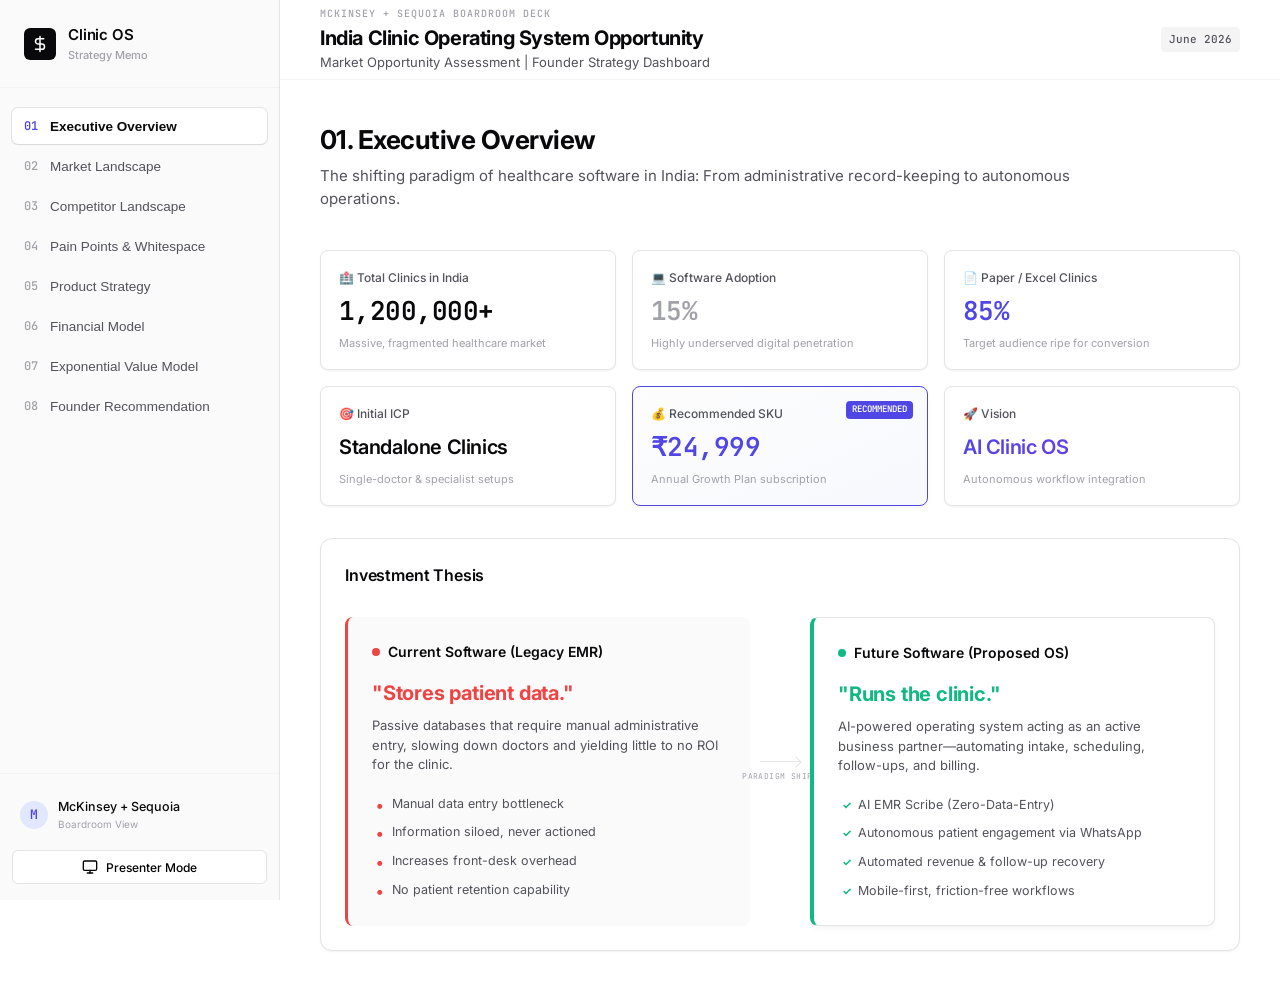
<file: index.html>
<!DOCTYPE html>
<html lang="en">
<head>
    <meta charset="UTF-8">
    <meta name="viewport" content="width=device-width, initial-scale=1.0">
    <title>India Clinic Operating System Opportunity</title>
    <meta name="description" content="Market Opportunity Assessment & Founder Strategy Dashboard for an AI-native Clinic Operating System in India.">
    <!-- Google Fonts -->
    <link rel="preconnect" href="https://fonts.googleapis.com">
    <link rel="preconnect" href="https://fonts.gstatic.com" crossorigin>
    <link href="https://fonts.googleapis.com/css2?family=Inter:wght@300;400;500;600;700&family=JetBrains+Mono:wght@400;500;600&display=swap" rel="stylesheet">
    <link rel="stylesheet" href="style.css">
</head>
<body>
    <div class="app-container">
        <!-- Sidebar Navigation -->
        <aside class="sidebar">
            <div class="sidebar-brand">
                <div class="brand-logo">
                    <svg width="24" height="24" viewBox="0 0 24 24" fill="none" stroke="currentColor" stroke-width="2" stroke-linecap="round" stroke-linejoin="round" class="brand-svg"><path d="M12 2v20M17 5H9.5a3.5 3.5 0 0 0 0 7h5a3.5 3.5 0 0 1 0 7H6"></path></svg>
                </div>
                <div class="brand-info">
                    <span class="brand-name">Clinic OS</span>
                    <span class="brand-tag">Strategy Memo</span>
                </div>
            </div>
            
            <nav class="sidebar-nav">
                <ul>
                    <li>
                        <button class="nav-item active" data-page="page1">
                            <span class="nav-num">01</span>
                            <span class="nav-text">Executive Overview</span>
                        </button>
                    </li>
                    <li>
                        <button class="nav-item" data-page="page2">
                            <span class="nav-num">02</span>
                            <span class="nav-text">Market Landscape</span>
                        </button>
                    </li>
                    <li>
                        <button class="nav-item" data-page="page3">
                            <span class="nav-num">03</span>
                            <span class="nav-text">Competitor Landscape</span>
                        </button>
                    </li>
                    <li>
                        <button class="nav-item" data-page="page4">
                            <span class="nav-num">04</span>
                            <span class="nav-text">Pain Points & Whitespace</span>
                        </button>
                    </li>
                    <li>
                        <button class="nav-item" data-page="page5">
                            <span class="nav-num">05</span>
                            <span class="nav-text">Product Strategy</span>
                        </button>
                    </li>
                    <li>
                        <button class="nav-item" data-page="page6">
                            <span class="nav-num">06</span>
                            <span class="nav-text">Financial Model</span>
                        </button>
                    </li>
                    <li>
                        <button class="nav-item" data-page="page7">
                            <span class="nav-num">07</span>
                            <span class="nav-text">Exponential Value Model</span>
                        </button>
                    </li>
                    <li>
                        <button class="nav-item" data-page="page8">
                            <span class="nav-num">08</span>
                            <span class="nav-text">Founder Recommendation</span>
                        </button>
                    </li>
                </ul>
            </nav>
            
            <div class="sidebar-footer">
                <div class="user-badge">
                    <div class="avatar">M</div>
                    <div class="user-info">
                        <span class="username">McKinsey + Sequoia</span>
                        <span class="role">Boardroom View</span>
                    </div>
                </div>
                <button id="toggle-presentation" class="btn-presentation" title="Toggle Slide Presentation Mode">
                    <svg width="16" height="16" viewBox="0 0 24 24" fill="none" stroke="currentColor" stroke-width="2" stroke-linecap="round" stroke-linejoin="round"><rect x="2" y="3" width="20" height="14" rx="2" ry="2"></rect><line x1="8" y1="21" x2="16" y2="21"></line><line x1="12" y1="17" x2="12" y2="21"></line></svg>
                    <span>Presenter Mode</span>
                </button>
            </div>
        </aside>

        <!-- Main Dashboard Area -->
        <main class="main-content">
            <header class="main-header">
                <div class="header-titles">
                    <span class="meta-tag">McKinsey + Sequoia Boardroom Deck</span>
                    <h1 class="main-title">India Clinic Operating System Opportunity</h1>
                    <p class="main-subtitle">Market Opportunity Assessment | Founder Strategy Dashboard</p>
                </div>
                <div class="header-actions">
                    <div class="presentation-controls" style="display: none;">
                        <button id="prev-slide" class="btn-ctrl">
                            <svg width="14" height="14" viewBox="0 0 24 24" fill="none" stroke="currentColor" stroke-width="2"><polyline points="15 18 9 12 15 6"></polyline></svg>
                            Prev
                        </button>
                        <span class="slide-indicator">1 / 8</span>
                        <button id="next-slide" class="btn-ctrl">
                            Next
                            <svg width="14" height="14" viewBox="0 0 24 24" fill="none" stroke="currentColor" stroke-width="2"><polyline points="9 18 15 12 9 6"></polyline></svg>
                        </button>
                    </div>
                    <span class="date-badge">June 2026</span>
                </div>
            </header>

            <div class="content-container">
                <!-- ================= PAGE 1 ================= -->
                <section id="page1" class="dashboard-page active">
                    <div class="page-header">
                        <h2>01. Executive Overview</h2>
                        <p class="lead">The shifting paradigm of healthcare software in India: From administrative record-keeping to autonomous operations.</p>
                    </div>

                    <!-- KPI Cards Grid -->
                    <div class="kpi-grid">
                        <div class="kpi-card">
                            <span class="kpi-label">🏥 Total Clinics in India</span>
                            <span class="kpi-value">1,200,000+</span>
                            <span class="kpi-desc">Massive, fragmented healthcare market</span>
                        </div>
                        <div class="kpi-card">
                            <span class="kpi-label">💻 Software Adoption</span>
                            <span class="kpi-value text-muted">15%</span>
                            <span class="kpi-desc">Highly underserved digital penetration</span>
                        </div>
                        <div class="kpi-card">
                            <span class="kpi-label">📄 Paper / Excel Clinics</span>
                            <span class="kpi-value accent-color">85%</span>
                            <span class="kpi-desc">Target audience ripe for conversion</span>
                        </div>
                        <div class="kpi-card">
                            <span class="kpi-label">🎯 Initial ICP</span>
                            <span class="kpi-value size-sm">Standalone Clinics</span>
                            <span class="kpi-desc">Single-doctor & specialist setups</span>
                        </div>
                        <div class="kpi-cardHighlight">
                            <div class="highlight-badge">Recommended</div>
                            <span class="kpi-label">💰 Recommended SKU</span>
                            <span class="kpi-value text-indigo">₹24,999</span>
                            <span class="kpi-desc">Annual Growth Plan subscription</span>
                        </div>
                        <div class="kpi-card">
                            <span class="kpi-label">🚀 Vision</span>
                            <span class="kpi-value size-sm text-gradient">AI Clinic OS</span>
                            <span class="kpi-desc">Autonomous workflow integration</span>
                        </div>
                    </div>

                    <!-- Investment Thesis -->
                    <div class="panel-card thesis-section">
                        <h3 class="section-title">Investment Thesis</h3>
                        <div class="thesis-grid">
                            <div class="thesis-left">
                                <div class="comparison-card legacy">
                                    <div class="comparison-header">
                                        <span class="status-dot red"></span>
                                        <h4>Current Software (Legacy EMR)</h4>
                                    </div>
                                    <div class="comparison-body">
                                        <p class="main-statement">"Stores patient data."</p>
                                        <p class="explanation">Passive databases that require manual administrative entry, slowing down doctors and yielding little to no ROI for the clinic.</p>
                                        <ul class="check-list bullet-red">
                                            <li>Manual data entry bottleneck</li>
                                            <li>Information siloed, never actioned</li>
                                            <li>Increases front-desk overhead</li>
                                            <li>No patient retention capability</li>
                                        </ul>
                                    </div>
                                </div>
                            </div>
                            <div class="thesis-middle">
                                <div class="evolution-connector">
                                    <div class="arrow-line"></div>
                                    <span class="shift-label">Paradigm Shift</span>
                                </div>
                            </div>
                            <div class="thesis-right">
                                <div class="comparison-card proposed">
                                    <div class="comparison-header">
                                        <span class="status-dot green"></span>
                                        <h4>Future Software (Proposed OS)</h4>
                                    </div>
                                    <div class="comparison-body">
                                        <p class="main-statement">"Runs the clinic."</p>
                                        <p class="explanation">AI-powered operating system acting as an active business partner—automating intake, scheduling, follow-ups, and billing.</p>
                                        <ul class="check-list bullet-green">
                                            <li>AI EMR Scribe (Zero-Data-Entry)</li>
                                            <li>Autonomous patient engagement via WhatsApp</li>
                                            <li>Automated revenue & follow-up recovery</li>
                                            <li>Mobile-first, friction-free workflows</li>
                                        </ul>
                                    </div>
                                </div>
                            </div>
                        </div>
                    </div>
                </section>

                <!-- ================= PAGE 2 ================= -->
                <section id="page2" class="dashboard-page">
                    <div class="page-header">
                        <h2>02. Market Landscape</h2>
                        <p class="lead">Analyzing segmentation profiles and sizing market boundaries across the Indian primary care ecosystem.</p>
                    </div>

                    <div class="grid-2col">
                        <!-- Heatmap Segmentation -->
                        <div class="panel-card">
                            <h3 class="section-title">Visual Market Segmentation Heatmap</h3>
                            <p class="section-subtitle">Evaluating specialty segments against key business and digital dimensions.</p>
                            
                            <div class="table-wrapper">
                                <table class="heatmap-table">
                                    <thead>
                                        <tr>
                                            <th>Segment</th>
                                            <th>Market Size</th>
                                            <th>Digital Maturity</th>
                                            <th>Buying Power</th>
                                            <th>Ease of Selling</th>
                                        </tr>
                                    </thead>
                                    <tbody>
                                        <tr>
                                            <td class="font-semibold">Standalone Clinics</td>
                                            <td class="hm-val hm-size-xl">1.2M</td>
                                            <td class="hm-val hm-lvl-2">Low</td>
                                            <td class="hm-val hm-lvl-3">Medium</td>
                                            <td class="hm-val hm-lvl-5">Very High</td>
                                        </tr>
                                        <tr>
                                            <td class="font-semibold">Polyclinics</td>
                                            <td class="hm-val hm-size-md">150K</td>
                                            <td class="hm-val hm-lvl-3">Medium</td>
                                            <td class="hm-val hm-lvl-4">High</td>
                                            <td class="hm-val hm-lvl-3">Medium</td>
                                        </tr>
                                        <tr>
                                            <td class="font-semibold">Dental Clinics</td>
                                            <td class="hm-val hm-size-lg">180K</td>
                                            <td class="hm-val hm-lvl-4">High</td>
                                            <td class="hm-val hm-lvl-4">High</td>
                                            <td class="hm-val hm-lvl-4">High</td>
                                        </tr>
                                        <tr>
                                            <td class="font-semibold">Physiotherapy Clinics</td>
                                            <td class="hm-val hm-size-md">90K</td>
                                            <td class="hm-val hm-lvl-3">Medium</td>
                                            <td class="hm-val hm-lvl-3">Medium</td>
                                            <td class="hm-val hm-lvl-4">High</td>
                                        </tr>
                                        <tr>
                                            <td class="font-semibold">Eye Clinics</td>
                                            <td class="hm-val hm-size-sm">60K</td>
                                            <td class="hm-val hm-lvl-4">High</td>
                                            <td class="hm-val hm-lvl-5">Very High</td>
                                            <td class="hm-val hm-lvl-3">Medium</td>
                                        </tr>
                                        <tr>
                                            <td class="font-semibold">Skin Clinics</td>
                                            <td class="hm-val hm-size-sm">45K</td>
                                            <td class="hm-val hm-lvl-4">High</td>
                                            <td class="hm-val hm-lvl-5">Very High</td>
                                            <td class="hm-val hm-lvl-4">High</td>
                                        </tr>
                                        <tr>
                                            <td class="font-semibold">Orthopedic Clinics</td>
                                            <td class="hm-val hm-size-sm">50K</td>
                                            <td class="hm-val hm-lvl-3">Medium</td>
                                            <td class="hm-val hm-lvl-4">High</td>
                                            <td class="hm-val hm-lvl-3">Medium</td>
                                        </tr>
                                        <tr>
                                            <td class="font-semibold">Diagnostic Centers</td>
                                            <td class="hm-val hm-size-lg">220K</td>
                                            <td class="hm-val hm-lvl-4">High</td>
                                            <td class="hm-val hm-lvl-4">High</td>
                                            <td class="hm-val hm-lvl-2">Low</td>
                                        </tr>
                                    </tbody>
                                </table>
                            </div>
                            
                            <div class="legend-container">
                                <span>Legend:</span>
                                <div class="legend-item"><span class="legend-color color-5"></span> High / Easy</div>
                                <div class="legend-item"><span class="legend-color color-3"></span> Medium</div>
                                <div class="legend-item"><span class="legend-color color-2"></span> Low / Hard</div>
                            </div>
                        </div>

                        <!-- TAM/SAM/SOM Cards -->
                        <div class="panel-card flex-between">
                            <div>
                                <h3 class="section-title">TAM / SAM / SOM Breakdown</h3>
                                <p class="section-subtitle">Visualizing addressable markets and initial targeted penetration.</p>
                            </div>
                            
                            <div class="market-funnel-bars">
                                <!-- TAM -->
                                <div class="market-bar-group">
                                    <div class="market-bar-labels">
                                        <span class="bar-title">TAM (Total Addressable Market)</span>
                                        <span class="bar-value">1,200,000 Clinics</span>
                                    </div>
                                    <div class="market-bar-outer">
                                        <div class="market-bar-inner tam-fill" style="width: 100%;">100%</div>
                                    </div>
                                    <span class="bar-description">Total number of outpatient clinics in India</span>
                                </div>
                                
                                <!-- SAM -->
                                <div class="market-bar-group">
                                    <div class="market-bar-labels">
                                        <span class="bar-title">SAM (Serviceable Addressable Market)</span>
                                        <span class="bar-value">300,000 Clinics</span>
                                    </div>
                                    <div class="market-bar-outer">
                                        <div class="market-bar-inner sam-fill" style="width: 25%;">25%</div>
                                    </div>
                                    <span class="bar-description">Digitally reachable clinics with basic internet access</span>
                                </div>
                                
                                <!-- SOM -->
                                <div class="market-bar-group">
                                    <div class="market-bar-labels">
                                        <span class="bar-title">SOM (Serviceable Obtainable Market)</span>
                                        <span class="bar-value">1,200 Clinics</span>
                                    </div>
                                    <div class="market-bar-outer">
                                        <div class="market-bar-inner som-fill" style="width: 2%;">0.1%</div>
                                    </div>
                                    <span class="bar-description">Initial customer acquisition target (First 18-24 months)</span>
                                </div>
                            </div>

                            <div class="market-quick-facts">
                                <div class="fact-pill">
                                    <span class="fact-num">₹3.0 Cr</span>
                                    <span class="fact-lbl">SOM ARR Target</span>
                                </div>
                                <div class="fact-pill">
                                    <span class="fact-num">₹750 Cr</span>
                                    <span class="fact-lbl">SAM ARR Capacity</span>
                                </div>
                            </div>
                        </div>
                    </div>
                </section>

                <!-- ================= PAGE 3 ================= -->
                <section id="page3" class="dashboard-page">
                    <div class="page-header">
                        <h2>03. Competitor Landscape</h2>
                        <p class="lead">Mapping current software offerings against the proposed AI Clinic Operating System.</p>
                    </div>

                    <!-- Competitor Comparison Matrix -->
                    <div class="panel-card">
                        <h3 class="section-title">Competitor Comparison Matrix</h3>
                        <p class="section-subtitle">Evaluating product features against traditional local and cloud vendors.</p>
                        
                        <div class="table-wrapper">
                            <table class="matrix-table">
                                <thead>
                                    <tr>
                                        <th>Features</th>
                                        <th>Practo Ray</th>
                                        <th>MocDoc</th>
                                        <th>Healthray</th>
                                        <th>KareXpert</th>
                                        <th>Local Vendors</th>
                                        <th class="proposed-col">Proposed Clinic OS</th>
                                    </tr>
                                </thead>
                                <tbody>
                                    <tr>
                                        <td class="feat-name">Appointments</td>
                                        <td><span class="status-icon yes">✔</span></td>
                                        <td><span class="status-icon yes">✔</span></td>
                                        <td><span class="status-icon yes">✔</span></td>
                                        <td><span class="status-icon yes">✔</span></td>
                                        <td><span class="status-icon yes">✔</span></td>
                                        <td class="proposed-col"><span class="status-icon yes-gold">✔</span></td>
                                    </tr>
                                    <tr>
                                        <td class="feat-name">Billing</td>
                                        <td><span class="status-icon yes">✔</span></td>
                                        <td><span class="status-icon yes">✔</span></td>
                                        <td><span class="status-icon yes">✔</span></td>
                                        <td><span class="status-icon yes">✔</span></td>
                                        <td><span class="status-icon yes">✔</span></td>
                                        <td class="proposed-col"><span class="status-icon yes-gold">✔</span></td>
                                    </tr>
                                    <tr>
                                        <td class="feat-name">Patient Records</td>
                                        <td><span class="status-icon yes">✔</span></td>
                                        <td><span class="status-icon yes">✔</span></td>
                                        <td><span class="status-icon yes">✔</span></td>
                                        <td><span class="status-icon yes">✔</span></td>
                                        <td><span class="status-icon no">✘</span></td>
                                        <td class="proposed-col"><span class="status-icon yes-gold">✔</span></td>
                                    </tr>
                                    <tr>
                                        <td class="feat-name">Mobile Experience</td>
                                        <td><span class="status-icon partial">▲</span></td>
                                        <td><span class="status-icon partial">▲</span></td>
                                        <td><span class="status-icon partial">▲</span></td>
                                        <td><span class="status-icon no">✘</span></td>
                                        <td><span class="status-icon no">✘</span></td>
                                        <td class="proposed-col"><span class="status-icon yes-gold">✔</span></td>
                                    </tr>
                                    <tr>
                                        <td class="feat-name">WhatsApp Integration</td>
                                        <td><span class="status-icon no">✘</span></td>
                                        <td><span class="status-icon partial">▲</span></td>
                                        <td><span class="status-icon partial">▲</span></td>
                                        <td><span class="status-icon no">✘</span></td>
                                        <td><span class="status-icon no">✘</span></td>
                                        <td class="proposed-col"><span class="status-icon yes-gold">✔</span></td>
                                    </tr>
                                    <tr>
                                        <td class="feat-name">AI Agents</td>
                                        <td><span class="status-icon no">✘</span></td>
                                        <td><span class="status-icon no">✘</span></td>
                                        <td><span class="status-icon no">✘</span></td>
                                        <td><span class="status-icon no">✘</span></td>
                                        <td><span class="status-icon no">✘</span></td>
                                        <td class="proposed-col"><span class="status-icon yes-gold">✔</span></td>
                                    </tr>
                                    <tr>
                                        <td class="feat-name">Data Ownership</td>
                                        <td><span class="status-icon partial">▲</span></td>
                                        <td><span class="status-icon yes">✔</span></td>
                                        <td><span class="status-icon yes">✔</span></td>
                                        <td><span class="status-icon yes">✔</span></td>
                                        <td><span class="status-icon yes">✔</span></td>
                                        <td class="proposed-col"><span class="status-icon yes-gold">✔</span></td>
                                    </tr>
                                    <tr>
                                        <td class="feat-name">Marketplace Dependency</td>
                                        <td><span class="status-icon yes red-text">High</span></td>
                                        <td><span class="status-icon no-text">None</span></td>
                                        <td><span class="status-icon no-text">None</span></td>
                                        <td><span class="status-icon no-text">None</span></td>
                                        <td><span class="status-icon no-text">None</span></td>
                                        <td class="proposed-col"><span class="status-icon no-text gold-text">None</span></td>
                                    </tr>
                                    <tr>
                                        <td class="feat-name">Support Quality</td>
                                        <td><span class="status-icon partial">▲</span></td>
                                        <td><span class="status-icon partial">▲</span></td>
                                        <td><span class="status-icon partial">▲</span></td>
                                        <td><span class="status-icon partial">▲</span></td>
                                        <td><span class="status-icon yes">✔</span></td>
                                        <td class="proposed-col"><span class="status-icon yes-gold">✔</span></td>
                                    </tr>
                                    <tr>
                                        <td class="feat-name">Migration Simplicity</td>
                                        <td><span class="status-icon no">✘</span></td>
                                        <td><span class="status-icon partial">▲</span></td>
                                        <td><span class="status-icon partial">▲</span></td>
                                        <td><span class="status-icon no">✘</span></td>
                                        <td><span class="status-icon partial">▲</span></td>
                                        <td class="proposed-col"><span class="status-icon yes-gold">✔</span></td>
                                    </tr>
                                </tbody>
                            </table>
                        </div>
                    </div>

                    <!-- Positioning Chart -->
                    <div class="panel-card">
                        <h3 class="section-title">Strategic Positioning Map</h3>
                        <p class="section-subtitle">Visualizing the market shift from administrative tools to revenue-expanding platforms.</p>
                        
                        <div class="positioning-chart-container">
                            <!-- Y-Axis Label -->
                            <div class="axis-label-y">
                                <span>Clinic Growth Platform (Patient Acquisition & Retention)</span>
                                <span class="arrow-up">▲</span>
                                <span class="arrow-down">▼</span>
                                <span>Administrative Software (Record Keeping / Billing)</span>
                            </div>
                            
                            <!-- Chart Grid Box -->
                            <div class="positioning-chart-box">
                                <div class="chart-quadrant-labels">
                                    <span class="quadrant-lbl q-tl">Administrative Growth</span>
                                    <span class="quadrant-lbl q-tr">AI Clinic Operating System</span>
                                    <span class="quadrant-lbl q-bl">Traditional EMR</span>
                                    <span class="quadrant-lbl q-br">Traditional CRM</span>
                                </div>
                                
                                <!-- Grid Lines -->
                                <div class="grid-line-x"></div>
                                <div class="grid-line-y"></div>

                                <!-- Competitor Dots -->
                                <div class="comp-dot doc-proposed" style="left: 88%; bottom: 85%;">
                                    <span class="dot-marker gold-pulse"></span>
                                    <span class="dot-label font-bold">Proposed Clinic OS</span>
                                </div>
                                <div class="comp-dot doc-practo" style="left: 35%; bottom: 65%;">
                                    <span class="dot-marker"></span>
                                    <span class="dot-label">Practo Ray</span>
                                </div>
                                <div class="comp-dot doc-mocdoc" style="left: 45%; bottom: 35%;">
                                    <span class="dot-marker"></span>
                                    <span class="dot-label">MocDoc</span>
                                </div>
                                <div class="comp-dot doc-healthray" style="left: 30%; bottom: 25%;">
                                    <span class="dot-marker"></span>
                                    <span class="dot-label">Healthray</span>
                                </div>
                                <div class="comp-dot doc-karexpert" style="left: 20%; bottom: 40%;">
                                    <span class="dot-marker"></span>
                                    <span class="dot-label">KareXpert</span>
                                </div>
                                <div class="comp-dot doc-local" style="left: 12%; bottom: 15%;">
                                    <span class="dot-marker"></span>
                                    <span class="dot-label">Local Vendors</span>
                                </div>
                            </div>
                            
                            <!-- X-Axis Label -->
                            <div class="axis-label-x">
                                <span>Traditional Software (Passive UI)</span>
                                <span class="arrow-left">◀</span>
                                <span class="arrow-right">▶</span>
                                <span>AI Native Platform (Autonomous Agents)</span>
                            </div>
                        </div>
                    </div>
                </section>

                <!-- ================= PAGE 4 ================= -->
                <section id="page4" class="dashboard-page">
                    <div class="page-header">
                        <h2>04. Pain Points & Whitespace</h2>
                        <p class="lead">Diagnosing structural clinic inefficiencies and targeting unoccupied market spaces.</p>
                    </div>

                    <!-- Heatmap Grid -->
                    <div class="panel-card">
                        <h3 class="section-title">Clinic Pain Point Heatmap</h3>
                        <p class="section-subtitle">Prioritizing user frictions by Severity and Market Opportunity.</p>
                        
                        <div class="pain-heatmap-grid">
                            <!-- Header Row -->
                            <div class="heatmap-grid-header">Pain Point</div>
                            <div class="heatmap-grid-header text-center">Severity Score (1-10)</div>
                            <div class="heatmap-grid-header text-center">Market Opportunity Score (1-10)</div>
                            <div class="heatmap-grid-header text-center">Priority Index</div>
                            
                            <!-- Items -->
                            <div class="heatmap-grid-cell font-semibold">Data Entry Burden</div>
                            <div class="heatmap-grid-cell score-val score-high">9.5</div>
                            <div class="heatmap-grid-cell score-val score-high">9.8</div>
                            <div class="heatmap-grid-cell score-val priority-crit">Critical</div>
                            
                            <div class="heatmap-grid-cell font-semibold">Follow-up Leakage</div>
                            <div class="heatmap-grid-cell score-val score-high">9.0</div>
                            <div class="heatmap-grid-cell score-val score-high">9.5</div>
                            <div class="heatmap-grid-cell score-val priority-crit">Critical</div>

                            <div class="heatmap-grid-cell font-semibold">Reception Dependency</div>
                            <div class="heatmap-grid-cell score-val score-high">8.5</div>
                            <div class="heatmap-grid-cell score-val score-high">9.0</div>
                            <div class="heatmap-grid-cell score-val priority-crit">Critical</div>

                            <div class="heatmap-grid-cell font-semibold">Poor Mobile Experience</div>
                            <div class="heatmap-grid-cell score-val score-high">8.0</div>
                            <div class="heatmap-grid-cell score-val score-high">8.8</div>
                            <div class="heatmap-grid-cell score-val priority-high">High</div>

                            <div class="heatmap-grid-cell font-semibold">WhatsApp Disconnected</div>
                            <div class="heatmap-grid-cell score-val score-high">7.8</div>
                            <div class="heatmap-grid-cell score-val score-high">9.2</div>
                            <div class="heatmap-grid-cell score-val priority-high">High</div>

                            <div class="heatmap-grid-cell font-semibold">Slow Support</div>
                            <div class="heatmap-grid-cell score-val score-medium">7.5</div>
                            <div class="heatmap-grid-cell score-val score-medium">7.0</div>
                            <div class="heatmap-grid-cell score-val priority-med">Medium</div>

                            <div class="heatmap-grid-cell font-semibold">Vendor Lock-In</div>
                            <div class="heatmap-grid-cell score-val score-medium">7.0</div>
                            <div class="heatmap-grid-cell score-val score-medium">6.5</div>
                            <div class="heatmap-grid-cell score-val priority-med">Medium</div>

                            <div class="heatmap-grid-cell font-semibold">Patient Retention Problems</div>
                            <div class="heatmap-grid-cell score-val score-high">8.8</div>
                            <div class="heatmap-grid-cell score-val score-high">9.0</div>
                            <div class="heatmap-grid-cell score-val priority-crit">Critical</div>

                            <div class="heatmap-grid-cell font-semibold">Poor Search</div>
                            <div class="heatmap-grid-cell score-val score-medium">6.5</div>
                            <div class="heatmap-grid-cell score-val score-medium">6.0</div>
                            <div class="heatmap-grid-cell score-val priority-low">Low</div>

                            <div class="heatmap-grid-cell font-semibold">Staff Training Issues</div>
                            <div class="heatmap-grid-cell score-val score-high">8.2</div>
                            <div class="heatmap-grid-cell score-val score-high">8.0</div>
                            <div class="heatmap-grid-cell score-val priority-high">High</div>
                        </div>
                    </div>

                    <!-- Whitespace Opportunities -->
                    <div class="panel-card">
                        <h3 class="section-title">Whitespace Opportunities</h3>
                        <p class="section-subtitle">AI-first workflows specifically crafted to address the critical gaps above.</p>
                        
                        <div class="whitespace-grid">
                            <div class="opportunity-card" data-details="reception">
                                <div class="opp-icon">🤖</div>
                                <h4>AI Reception Agent</h4>
                                <p class="opp-brief">Handles patient queries, books appointments, and captures details 24/7 on WhatsApp.</p>
                                <div class="opp-benefit">Saves 4 hours of front-desk time daily</div>
                            </div>
                            <div class="opportunity-card" data-details="followup">
                                <div class="opp-icon">📲</div>
                                <h4>AI Follow-up Agent</h4>
                                <p class="opp-brief">Tracks treatment schedules, prompts patients for chronic disease follow-ups autonomously.</p>
                                <div class="opp-benefit">Recovers 20-30% lost follow-up revenue</div>
                            </div>
                            <div class="opportunity-card" data-details="prescription">
                                <div class="opp-icon">✍</div>
                                <h4>AI Prescription Assistant</h4>
                                <p class="opp-brief">Voice-to-structured-EMR engine converting clinical audio to clean digital prescription formats.</p>
                                <div class="opp-benefit">Reduces prescription time by 75%</div>
                            </div>
                            <div class="opportunity-card" data-details="summary">
                                <div class="opp-icon">📄</div>
                                <h4>AI Clinical Summary Agent</h4>
                                <p class="opp-brief">Aggregates longitudinal histories into quick insights before a patient walks into the consult room.</p>
                                <div class="opp-benefit">Saves 2 minutes per consultation</div>
                            </div>
                            <div class="opportunity-card" data-details="revenue">
                                <div class="opp-icon">💳</div>
                                <h4>AI Revenue Recovery Agent</h4>
                                <p class="opp-brief">Identifies unbilled procedures, coordinates outstanding claims, and handles billing follow-ups.</p>
                                <div class="opp-benefit">Reduces accounts receivable cycle by 12 days</div>
                            </div>
                        </div>
                    </div>
                </section>

                <!-- ================= PAGE 5 ================= -->
                <section id="page5" class="dashboard-page">
                    <div class="page-header">
                        <h2>05. Product Strategy</h2>
                        <p class="lead">Designing pricing psychology and a phased release cycle optimized for capital-efficient growth.</p>
                    </div>

                    <!-- Pricing Decoy Grid -->
                    <div class="panel-card">
                        <h3 class="section-title">Decoy Pricing Model</h3>
                        <p class="section-subtitle">Leveraging standard anchors to shift buyers toward our premium-value Growth Plan.</p>
                        
                        <div class="pricing-grid">
                            <!-- Starter -->
                            <div class="price-card">
                                <span class="plan-name">Starter</span>
                                <div class="plan-price">
                                    <span class="currency">₹</span>
                                    <span class="amount">9,999</span>
                                    <span class="period">/ yr</span>
                                </div>
                                <hr class="divider">
                                <ul class="plan-features">
                                    <li>Basic EMR UI</li>
                                    <li>Billing & Receipts</li>
                                    <li>Calendar Schedule</li>
                                    <li class="disabled">No WhatsApp Automation</li>
                                    <li class="disabled">No Voice EMR Scribe</li>
                                    <li class="disabled">No AI Patient CRM</li>
                                </ul>
                                <div class="ideal-cust"><strong>Ideal Customer:</strong> Solo Doctors starting fresh</div>
                                <div class="expected-conv"><strong>Expected Conversion:</strong> ~15%</div>
                            </div>

                            <!-- Growth (Highlighted) -->
                            <div class="price-card popular">
                                <div class="pop-badge">Highly Recommended</div>
                                <span class="plan-name">Growth</span>
                                <div class="plan-price">
                                    <span class="currency text-indigo">₹</span>
                                    <span class="amount text-indigo">24,999</span>
                                    <span class="period">/ yr</span>
                                </div>
                                <hr class="divider">
                                <ul class="plan-features">
                                    <li><strong>Everything in Starter</strong></li>
                                    <li>Autonomous WhatsApp Intake</li>
                                    <li>Patient CRM & Marketing</li>
                                    <li>AI Billing Code Intelligence</li>
                                    <li>Basic Voice Scribe Integration</li>
                                    <li>Priority Dashboard Metrics</li>
                                </ul>
                                <div class="ideal-cust"><strong>Ideal Customer:</strong> Active Standalone Clinics</div>
                                <div class="expected-conv"><strong>Expected Conversion:</strong> ~70% (Main Volume)</div>
                            </div>

                            <!-- Premium -->
                            <div class="price-card">
                                <span class="plan-name">Premium</span>
                                <div class="plan-price">
                                    <span class="currency">₹</span>
                                    <span class="amount">49,999</span>
                                    <span class="period">/ yr</span>
                                </div>
                                <hr class="divider">
                                <ul class="plan-features">
                                    <li><strong>Everything in Growth</strong></li>
                                    <li>Full AI Voice Scribe (Unlimited)</li>
                                    <li>Custom WhatsApp Bot Numbers</li>
                                    <li>Advanced Revenue Intelligence</li>
                                    <li>Multi-Clinics Master Console</li>
                                    <li>24/7 Dedicated Account Manager</li>
                                </ul>
                                <div class="ideal-cust"><strong>Ideal Customer:</strong> Premium clinics & Polyclinics</div>
                                <div class="expected-conv"><strong>Expected Conversion:</strong> ~15%</div>
                            </div>
                        </div>
                    </div>

                    <!-- Roadmap Timeline -->
                    <div class="panel-card">
                        <h3 class="section-title">Product Roadmap Timeline</h3>
                        <p class="section-subtitle">Four phased gates balancing software maturity with revenue-generating modules.</p>
                        
                        <div class="roadmap-timeline">
                            <div class="timeline-item completed">
                                <div class="timeline-badge">Phase 1</div>
                                <div class="timeline-content">
                                    <h4>MVP Foundation</h4>
                                    <p class="phase-desc">Focuses on building high-speed administrative tools to secure early operational adoption.</p>
                                    <ul class="phase-features">
                                        <li>Appointments Management</li>
                                        <li>Invoicing & Billing Engine</li>
                                        <li>Basic Patient Records Structure</li>
                                    </ul>
                                    <span class="phase-status">Completed</span>
                                </div>
                            </div>

                            <div class="timeline-item active">
                                <div class="timeline-badge">Phase 2</div>
                                <div class="timeline-content">
                                    <h4>Automation Expansion</h4>
                                    <p class="phase-desc">Integrating direct channel channels to bypass manual admin desks and recover missed schedules.</p>
                                    <ul class="phase-features">
                                        <li>WhatsApp Automation Core</li>
                                        <li>Patient CRM Engine</li>
                                        <li>Follow-Up Recovery Automation</li>
                                    </ul>
                                    <span class="phase-status">In Development</span>
                                </div>
                            </div>

                            <div class="timeline-item">
                                <div class="timeline-badge">Phase 3</div>
                                <div class="timeline-content">
                                    <h4>AI Clinic Operating System</h4>
                                    <p class="phase-desc">Deploying cognitive workloads to act as autonomous assistant agents inside the clinic rooms.</p>
                                    <ul class="phase-features">
                                        <li>AI Voice-to-EMR Scribe</li>
                                        <li>AI Follow-Up Agents</li>
                                        <li>Smart Revenue Recovery Alerts</li>
                                    </ul>
                                    <span class="phase-status">Planned</span>
                                </div>
                            </div>

                            <div class="timeline-item">
                                <div class="timeline-badge">Phase 4</div>
                                <div class="timeline-content">
                                    <h4>Clinic Growth Ecosystem</h4>
                                    <p class="phase-desc">Scaling operations outward from single clinic boxes to regional diagnostic and pharmacy referral loops.</p>
                                    <ul class="phase-features">
                                        <li>Multi-branch Aggregation Engine</li>
                                        <li>B2B Referral API Connectors</li>
                                        <li>Local Pharmacy & Lab Integrations</li>
                                    </ul>
                                    <span class="phase-status">Future Vision</span>
                                </div>
                            </div>
                        </div>
                    </div>
                </section>

                <!-- ================= PAGE 6 ================= -->
                <section id="page6" class="dashboard-page">
                    <div class="page-header">
                        <h2>06. Financial Model</h2>
                        <p class="lead">Modeling customer conversion funnels, market penetration parameters, and pathways to ARR scale.</p>
                    </div>

                    <div class="grid-2col">
                        <!-- Funnel Card -->
                        <div class="panel-card">
                            <h3 class="section-title">Sales Conversion Funnel</h3>
                            <p class="section-subtitle">Visualizing the customer acquisition journey and conversion drop-offs.</p>
                            
                            <!-- Interactive Funnel Controls -->
                            <div class="funnel-control-box">
                                <label for="funnel-base">Total Target Clinics:</label>
                                <input type="number" id="funnel-base" value="1200000" step="50000">
                                <span class="help-inline">Adjust to recalculate funnel</span>
                            </div>

                            <div class="funnel-chart">
                                <div class="funnel-stage stage-1" data-val="1200000">
                                    <div class="funnel-label">Total Clinics (TAM)</div>
                                    <div class="funnel-bar"><span class="funnel-bar-text">1,200,000</span></div>
                                </div>
                                <div class="funnel-gap"><span class="gap-pct">25.0% Conversion</span></div>
                                <div class="funnel-stage stage-2" data-val="300000">
                                    <div class="funnel-label">Reachable SAM</div>
                                    <div class="funnel-bar" style="width: 75%;"><span class="funnel-bar-text">300,000</span></div>
                                </div>
                                <div class="funnel-gap"><span class="gap-pct">10.0% Conversion</span></div>
                                <div class="funnel-stage stage-3" data-val="30000">
                                    <div class="funnel-label">Interested Leads</div>
                                    <div class="funnel-bar" style="width: 50%;"><span class="funnel-bar-text">30,000</span></div>
                                </div>
                                <div class="funnel-gap"><span class="gap-pct">10.0% Conversion</span></div>
                                <div class="funnel-stage stage-4" data-val="3000">
                                    <div class="funnel-label">Demos Completed</div>
                                    <div class="funnel-bar" style="width: 25%;"><span class="funnel-bar-text">3,000</span></div>
                                </div>
                                <div class="funnel-gap"><span class="gap-pct">10.0% Conversion</span></div>
                                <div class="funnel-stage stage-5" data-val="300">
                                    <div class="funnel-label">Paying Customers</div>
                                    <div class="funnel-bar" style="width: 10%;"><span class="funnel-bar-text">300</span></div>
                                </div>
                            </div>
                            
                            <div class="funnel-summary">
                                <span class="stat-lbl">Overall Conversion (TAM to Paying):</span>
                                <span class="stat-val font-mono" id="funnel-conv-pct">0.025%</span>
                            </div>
                        </div>

                        <!-- Penetration Table -->
                        <div class="panel-card flex-between">
                            <div>
                                <h3 class="section-title">Market Penetration Scenarios</h3>
                                <p class="section-subtitle">Comparing scaling thresholds based on digitally active SAM (300K clinics).</p>
                            </div>
                            
                            <div class="table-wrapper">
                                <table class="penetration-table">
                                    <thead>
                                        <tr>
                                            <th>Penetration %</th>
                                            <th>Active Customers</th>
                                            <th>Annual Revenue (ARR)</th>
                                            <th>Market Health Status</th>
                                        </tr>
                                    </thead>
                                    <tbody>
                                        <tr>
                                            <td class="font-bold">0.1%</td>
                                            <td class="font-mono text-medium" id="p-cust-1">300</td>
                                            <td class="font-mono text-medium text-emerald" id="p-rev-1">₹75 Lakhs</td>
                                            <td><span class="status-pill blue-bg">Initial Proof</span></td>
                                        </tr>
                                        <tr>
                                            <td class="font-bold">0.5%</td>
                                            <td class="font-mono text-medium" id="p-cust-2">1,500</td>
                                            <td class="font-mono text-medium text-emerald" id="p-rev-2">₹3.75 Crore</td>
                                            <td><span class="status-pill indigo-bg">Product-Market Fit</span></td>
                                        </tr>
                                        <tr>
                                            <td class="font-bold">1.0%</td>
                                            <td class="font-mono text-medium" id="p-cust-3">3,000</td>
                                            <td class="font-mono text-medium text-emerald" id="p-rev-3">₹7.50 Crore</td>
                                            <td><span class="status-pill purple-bg">Scale Phase</span></td>
                                        </tr>
                                    </tbody>
                                </table>
                            </div>

                            <p class="table-annotation">*Calculations assume the standard ₹24,999 Growth SKU.</p>
                        </div>
                    </div>

                    <!-- Revenue scale cards -->
                    <div class="panel-card margin-top-lg">
                        <h3 class="section-title">Path to Scale Milestones</h3>
                        <p class="section-subtitle">Visualizing paths to target revenue benchmarks using Growth SKU configurations.</p>
                        
                        <div class="scale-milestone-grid">
                            <div class="milestone-card">
                                <span class="ms-lbl">₹10 Lakhs ARR Path</span>
                                <span class="ms-value" id="ms-val-1">40 Clinics</span>
                                <div class="ms-progress-bar">
                                    <div class="ms-progress-fill" id="ms-fill-1" style="width: 100%;"></div>
                                </div>
                                <span class="ms-desc">Attained in local neighborhood pilot</span>
                            </div>
                            
                            <div class="milestone-card">
                                <span class="ms-lbl">₹1 Crore ARR Path</span>
                                <span class="ms-value text-indigo" id="ms-val-2">400 Clinics</span>
                                <div class="ms-progress-bar">
                                    <div class="ms-progress-fill bg-indigo" id="ms-fill-2" style="width: 10%;"></div>
                                </div>
                                <span class="ms-desc">Attained with single state channel push</span>
                            </div>

                            <div class="milestone-card">
                                <span class="ms-lbl">₹10 Crore ARR Path</span>
                                <span class="ms-value text-purple" id="ms-val-3">4,000 Clinics</span>
                                <div class="ms-progress-bar">
                                    <div class="ms-progress-fill bg-purple" id="ms-fill-3" style="width: 1%;"></div>
                                </div>
                                <span class="ms-desc">Attained with national multi-channel play</span>
                            </div>
                        </div>
                    </div>
                </section>

                <!-- ================= PAGE 7 ================= -->
                <section id="page7" class="dashboard-page">
                    <div class="page-header">
                        <h2>07. Exponential Value Model</h2>
                        <p class="lead">Mapping LTV expansion potential via multi-tiered service attach rates.</p>
                    </div>

                    <div class="grid-2col">
                        <!-- Left Controls and Projections -->
                        <div class="panel-card flex-between">
                            <div>
                                <h3 class="section-title">LTV Projection Scenarios</h3>
                                <p class="section-subtitle">Toggle scenarios to evaluate impact on Lifetime Value (LTV).</p>
                            </div>
                            
                            <!-- Scenario Toggles -->
                            <div class="scenario-toggles">
                                <button class="btn-toggle active" data-scenario="realistic">
                                    <span class="toggle-title">Realistic Projection</span>
                                    <span class="toggle-val">₹80,000 LTV</span>
                                </button>
                                <button class="btn-toggle" data-scenario="conservative">
                                    <span class="toggle-title">Conservative Projection</span>
                                    <span class="toggle-val">₹40,000 LTV</span>
                                </button>
                                <button class="btn-toggle" data-scenario="aggressive">
                                    <span class="toggle-title">Aggressive Projection</span>
                                    <span class="toggle-val">₹150,000+ LTV</span>
                                </button>
                            </div>

                            <div class="ltv-stats-panel">
                                <div class="ltv-stat-row">
                                    <span>Base Subscription:</span>
                                    <span class="val font-mono" id="ltv-sub">₹25,000</span>
                                </div>
                                <div class="ltv-stat-row">
                                    <span>Upsell Services Attach Rate:</span>
                                    <span class="val font-mono" id="ltv-attach">55%</span>
                                </div>
                                <div class="ltv-stat-row border-top">
                                    <span class="bold">Total Projected LTV:</span>
                                    <span class="val bold text-indigo font-mono" id="ltv-total">₹80,000</span>
                                </div>
                            </div>
                        </div>

                        <!-- Right Waterfall Chart -->
                        <div class="panel-card">
                            <h3 class="section-title">LTV Value Waterfall Chart</h3>
                            <p class="section-subtitle">Visualizing revenue escalation from core software to additional service integrations.</p>
                            
                            <div class="waterfall-chart-container">
                                <div class="wf-axis-y">
                                    <span>₹150K</span>
                                    <span>₹100K</span>
                                    <span>₹50K</span>
                                    <span>₹0</span>
                                </div>
                                
                                <div class="waterfall-grid">
                                    <!-- Bars will be controlled dynamically by JS -->
                                    <div class="wf-bar-group" id="wf-base">
                                        <div class="wf-bar-outer">
                                            <div class="wf-bar-fill base-fill" style="height: 16.6%;"></div>
                                        </div>
                                        <span class="wf-label">Software Sale</span>
                                        <span class="wf-val-lbl">₹25K</span>
                                    </div>
                                    
                                    <div class="wf-bar-group" id="wf-amc">
                                        <div class="wf-bar-outer">
                                            <div class="wf-bar-fill fill-up" style="height: 3.3%; bottom: 16.6%;"></div>
                                        </div>
                                        <span class="wf-label">AMC Upsell</span>
                                        <span class="wf-val-lbl">+₹5K</span>
                                    </div>
                                    
                                    <div class="wf-bar-group" id="wf-whatsapp">
                                        <div class="wf-bar-outer">
                                            <div class="wf-bar-fill fill-up" style="height: 6.6%; bottom: 20%;"></div>
                                        </div>
                                        <span class="wf-label">WhatsApp Core</span>
                                        <span class="wf-val-lbl">+₹10K</span>
                                    </div>

                                    <div class="wf-bar-group" id="wf-web">
                                        <div class="wf-bar-outer">
                                            <div class="wf-bar-fill fill-up" style="height: 6.6%; bottom: 26.6%;"></div>
                                        </div>
                                        <span class="wf-label">Web & SEO</span>
                                        <span class="wf-val-lbl">+₹10K</span>
                                    </div>

                                    <div class="wf-bar-group" id="wf-marketing">
                                        <div class="wf-bar-outer">
                                            <div class="wf-bar-fill fill-up" style="height: 13.3%; bottom: 33.3%;"></div>
                                        </div>
                                        <span class="wf-label">Reputation & Ads</span>
                                        <span class="wf-val-lbl">+₹20K</span>
                                    </div>

                                    <div class="wf-bar-group" id="wf-ai">
                                        <div class="wf-bar-outer">
                                            <div class="wf-bar-fill fill-up" style="height: 6.6%; bottom: 46.6%;"></div>
                                        </div>
                                        <span class="wf-label">AI Agents</span>
                                        <span class="wf-val-lbl">+₹10K</span>
                                    </div>

                                    <!-- Cumulative LTV bar -->
                                    <div class="wf-bar-group" id="wf-total">
                                        <div class="wf-bar-outer">
                                            <div class="wf-bar-fill total-fill" style="height: 53.3%;"></div>
                                        </div>
                                        <span class="wf-label bold">Final LTV</span>
                                        <span class="wf-val-lbl bold text-indigo">₹80K</span>
                                    </div>
                                </div>
                            </div>
                        </div>
                    </div>
                </section>

                <!-- ================= PAGE 8 ================= -->
                <section id="page8" class="dashboard-page">
                    <div class="page-header">
                        <h2>08. Founder Recommendation</h2>
                        <p class="lead">Final executive strategy briefing: Setting boundaries for product focus and core architecture.</p>
                    </div>

                    <!-- Build vs Do Not Build Split -->
                    <div class="grid-2col">
                        <!-- Build Panel -->
                        <div class="panel-card border-green-glow">
                            <div class="panel-header-badge bg-green-light">
                                <span class="dot-marker bg-green"></span>
                                <h4>BUILD CORE TARGETS</h4>
                            </div>
                            
                            <ul class="recommendation-list build-items">
                                <li>
                                    <div class="rec-title">Mobile-First Interface</div>
                                    <p class="rec-desc">Doctors use phones inside consult rooms; the application must render flawlessly on 6-inch screens.</p>
                                </li>
                                <li>
                                    <div class="rec-title">AI-First Architecture</div>
                                    <p class="rec-desc">Embed voice transcription directly inside inputs, skipping keyboard bottlenecks entirely.</p>
                                </li>
                                <li>
                                    <div class="rec-title">Patient CRM Engine</div>
                                    <p class="rec-desc">Incorporate active marketing triggers to re-engage patients post-visit, driving retention metrics.</p>
                                </li>
                                <li>
                                    <div class="rec-title">Revenue Recovery Engine</div>
                                    <p class="rec-desc">Build features that catch unbilled procedures and coordinate reminders automatically.</p>
                                </li>
                                <li>
                                    <div class="rec-title">Data Ownership Protocols</div>
                                    <p class="rec-desc">Guarantee zero platform locking so clinics feel secure moving records in/out.</p>
                                </li>
                            </ul>
                        </div>

                        <!-- Do Not Build Panel -->
                        <div class="panel-card border-red-glow">
                            <div class="panel-header-badge bg-red-light">
                                <span class="dot-marker bg-red"></span>
                                <h4>DO NOT BUILD (LEGACY BLOAT)</h4>
                            </div>
                            
                            <ul class="recommendation-list nobuild-items">
                                <li>
                                    <div class="rec-title">Hospital ERP Systems</div>
                                    <p class="rec-desc">Avoid complex bed allocations, ward management, and enterprise clinical logs.</p>
                                </li>
                                <li>
                                    <div class="rec-title">Laboratory Software (LIS)</div>
                                    <p class="rec-desc">Do not build custom analyzer integrations; use simple PDF ingestion and referral parsing instead.</p>
                                </li>
                                <li>
                                    <div class="rec-title">Complex Inventory Systems</div>
                                    <p class="rec-desc">Avoid pharmacy stocking grids, inventory orders, and drug batch-expiry managers.</p>
                                </li>
                                <li>
                                    <div class="rec-title">Complex Compliance Products</div>
                                    <p class="rec-desc">Do not design multi-regional regulatory configurations; stick to lean billing rules for now.</p>
                                </li>
                            </ul>
                        </div>
                    </div>

                    <!-- Final Verdict Quote -->
                    <div class="panel-card verdict-card margin-top-lg">
                        <div class="verdict-icon">💡</div>
                        <div class="verdict-content">
                            <h3>Final Strategy Verdict</h3>
                            <p class="verdict-statement">"Do not build another legacy clinic management software."</p>
                            <p class="verdict-explanation">The market is saturated with passive data storage boards. To scale rapidly in India, build an **AI-native Clinic Operating System** that actively automates tasks, drives patient returns, recovers revenue leaks, and manages relationships autonomously. Deliver clear ROI, not administrative labor.</p>
                        </div>
                    </div>
                </section>
            </div>
        </main>
    </div>
    
    <script src="app.js"></script>
</body>
</html>
</file>
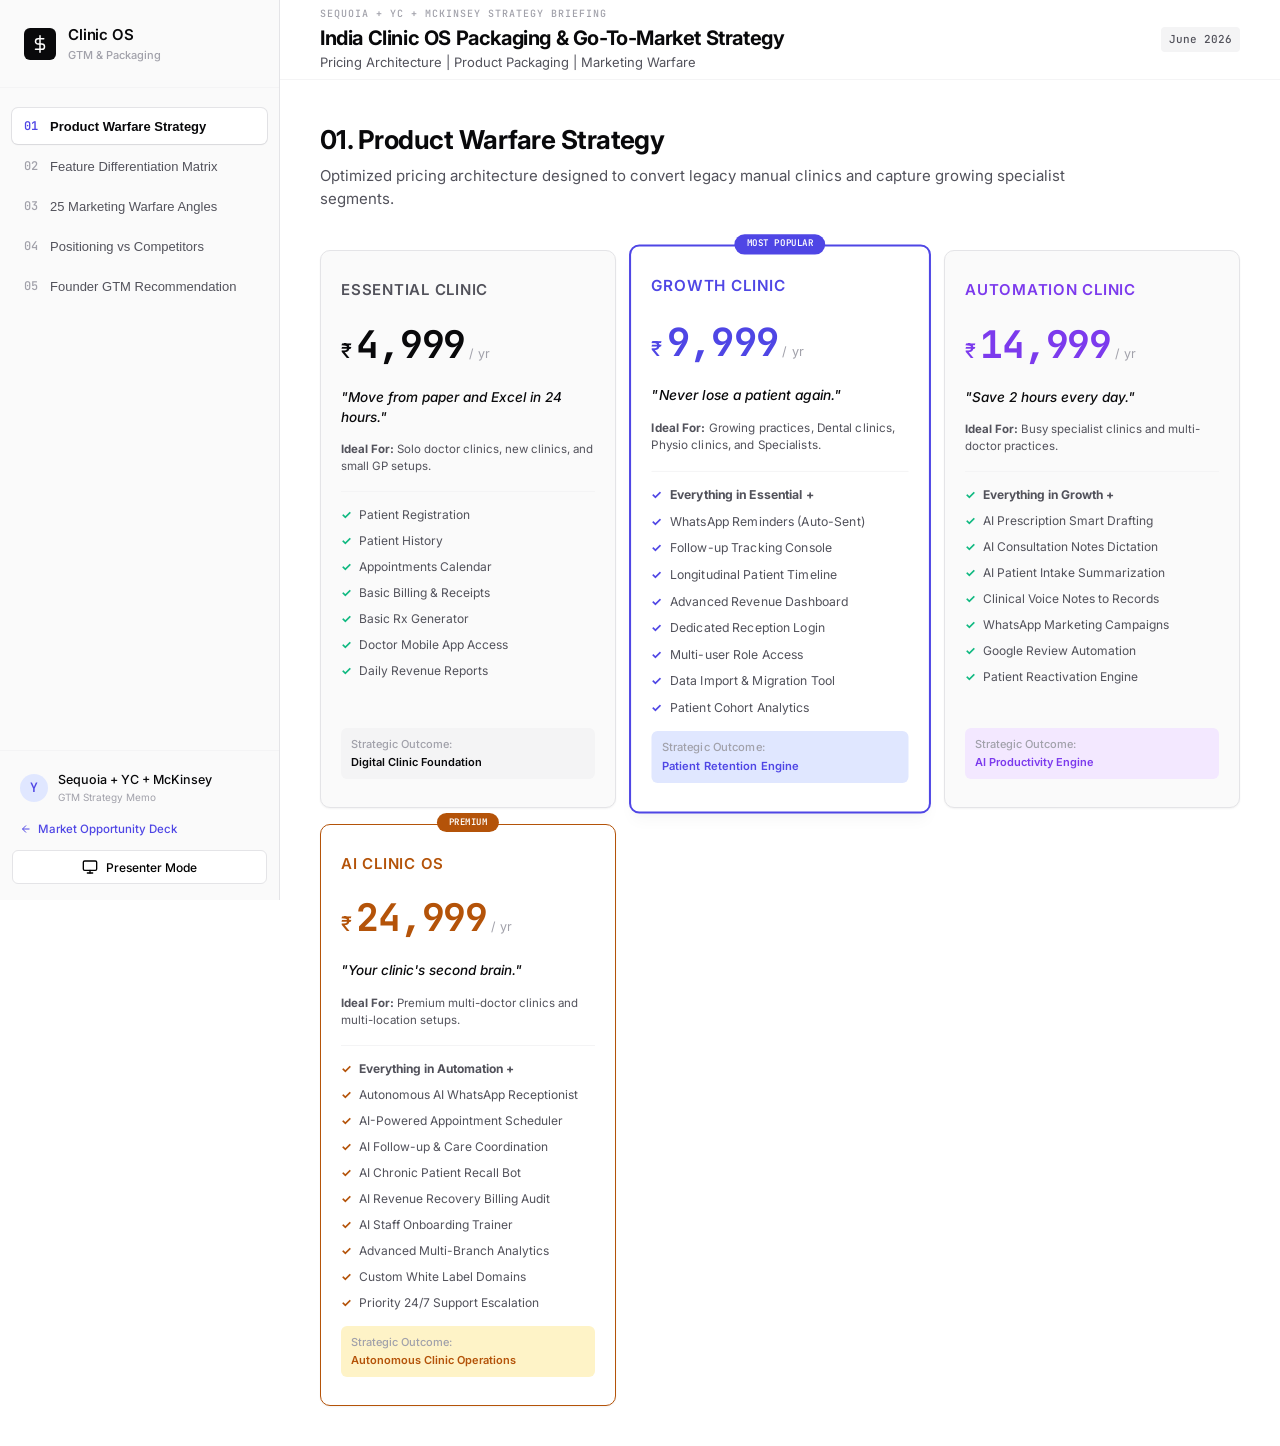
<file: packaging.html>
<!DOCTYPE html>
<html lang="en">
<head>
    <meta charset="UTF-8">
    <meta name="viewport" content="width=device-width, initial-scale=1.0">
    <title>India Clinic OS Packaging & Go-To-Market Strategy</title>
    <meta name="description" content="Pricing Architecture, Product Packaging, and Marketing Warfare Strategy for an AI-native Clinic Operating System in India.">
    <!-- Google Fonts -->
    <link rel="preconnect" href="https://fonts.googleapis.com">
    <link rel="preconnect" href="https://fonts.gstatic.com" crossorigin>
    <link href="https://fonts.googleapis.com/css2?family=Inter:wght@300;400;500;600;700&family=JetBrains+Mono:wght@400;500;600&display=swap" rel="stylesheet">
    <link rel="stylesheet" href="style-gtm.css">
</head>
<body>
    <div class="app-container">
        <!-- Sidebar Navigation -->
        <aside class="sidebar">
            <div class="sidebar-brand">
                <div class="brand-logo">
                    <svg width="24" height="24" viewBox="0 0 24 24" fill="none" stroke="currentColor" stroke-width="2" stroke-linecap="round" stroke-linejoin="round" class="brand-svg"><line x1="12" y1="1" x2="12" y2="23"></line><path d="M17 5H9.5a3.5 3.5 0 0 0 0 7h5a3.5 3.5 0 0 1 0 7H6"></path></svg>
                </div>
                <div class="brand-info">
                    <span class="brand-name">Clinic OS</span>
                    <span class="brand-tag">GTM & Packaging</span>
                </div>
            </div>
            
            <nav class="sidebar-nav">
                <ul>
                    <li>
                        <button class="nav-item active" data-page="page1">
                            <span class="nav-num">01</span>
                            <span class="nav-text">Product Warfare Strategy</span>
                        </button>
                    </li>
                    <li>
                        <button class="nav-item" data-page="page2">
                            <span class="nav-num">02</span>
                            <span class="nav-text">Feature Differentiation Matrix</span>
                        </button>
                    </li>
                    <li>
                        <button class="nav-item" data-page="page3">
                            <span class="nav-num">03</span>
                            <span class="nav-text">25 Marketing Warfare Angles</span>
                        </button>
                    </li>
                    <li>
                        <button class="nav-item" data-page="page4">
                            <span class="nav-num">04</span>
                            <span class="nav-text">Positioning vs Competitors</span>
                        </button>
                    </li>
                    <li>
                        <button class="nav-item" data-page="page5">
                            <span class="nav-num">05</span>
                            <span class="nav-text">Founder GTM Recommendation</span>
                        </button>
                    </li>
                </ul>
            </nav>
            
            <div class="sidebar-footer">
                <div class="user-badge">
                    <div class="avatar">Y</div>
                    <div class="user-info">
                        <span class="username">Sequoia + YC + McKinsey</span>
                        <span class="role">GTM Strategy Memo</span>
                    </div>
                </div>
                <div class="sidebar-links">
                    <a href="index.html" class="link-back-dashboard">
                        <svg width="12" height="12" viewBox="0 0 24 24" fill="none" stroke="currentColor" stroke-width="2"><polyline points="12 19 5 12 12 5"></polyline><line x1="19" y1="12" x2="5" y2="12"></line></svg>
                        Market Opportunity Deck
                    </a>
                </div>
                <button id="toggle-presentation" class="btn-presentation" title="Toggle Slide Presentation Mode">
                    <svg width="16" height="16" viewBox="0 0 24 24" fill="none" stroke="currentColor" stroke-width="2" stroke-linecap="round" stroke-linejoin="round"><rect x="2" y="3" width="20" height="14" rx="2" ry="2"></rect><line x1="8" y1="21" x2="16" y2="21"></line><line x1="12" y1="17" x2="12" y2="21"></line></svg>
                    <span>Presenter Mode</span>
                </button>
            </div>
        </aside>

        <!-- Main Dashboard Area -->
        <main class="main-content">
            <header class="main-header">
                <div class="header-titles">
                    <span class="meta-tag">Sequoia + YC + McKinsey Strategy Briefing</span>
                    <h1 class="main-title">India Clinic OS Packaging & Go-To-Market Strategy</h1>
                    <p class="main-subtitle">Pricing Architecture | Product Packaging | Marketing Warfare</p>
                </div>
                <div class="header-actions">
                    <div class="presentation-controls" style="display: none;">
                        <button id="prev-slide" class="btn-ctrl">
                            <svg width="14" height="14" viewBox="0 0 24 24" fill="none" stroke="currentColor" stroke-width="2"><polyline points="15 18 9 12 15 6"></polyline></svg>
                            Prev
                        </button>
                        <span class="slide-indicator">1 / 5</span>
                        <button id="next-slide" class="btn-ctrl">
                            Next
                            <svg width="14" height="14" viewBox="0 0 24 24" fill="none" stroke="currentColor" stroke-width="2"><polyline points="9 18 15 12 9 6"></polyline></svg>
                        </button>
                    </div>
                    <span class="date-badge">June 2026</span>
                </div>
            </header>

            <div class="content-container">
                <!-- ================= PAGE 1 ================= -->
                <section id="page1" class="dashboard-page active">
                    <div class="page-header">
                        <h2>01. Product Warfare Strategy</h2>
                        <p class="lead">Optimized pricing architecture designed to convert legacy manual clinics and capture growing specialist segments.</p>
                    </div>

                    <!-- Pricing Model Grid (4 Cards) -->
                    <div class="pricing-deck">
                        <!-- Essential Clinic -->
                        <div class="pricing-card">
                            <div class="card-tier">Essential Clinic</div>
                            <div class="card-price">
                                <span class="currency">₹</span>
                                <span class="amount">4,999</span>
                                <span class="period">/ yr</span>
                            </div>
                            <div class="card-positioning">"Move from paper and Excel in 24 hours."</div>
                            <div class="card-target">
                                <strong>Ideal For:</strong> Solo doctor clinics, new clinics, and small GP setups.
                            </div>
                            <hr class="divider">
                            <ul class="features-list">
                                <li>Patient Registration</li>
                                <li>Patient History</li>
                                <li>Appointments Calendar</li>
                                <li>Basic Billing & Receipts</li>
                                <li>Basic Rx Generator</li>
                                <li>Doctor Mobile App Access</li>
                                <li>Daily Revenue Reports</li>
                            </ul>
                            <div class="card-outcome outcome-essential">
                                <span class="outcome-label">Strategic Outcome:</span>
                                <span class="outcome-val">Digital Clinic Foundation</span>
                            </div>
                        </div>

                        <!-- Growth Clinic (Most Popular) -->
                        <div class="pricing-card popular">
                            <div class="pop-badge">Most Popular</div>
                            <div class="card-tier text-indigo">Growth Clinic</div>
                            <div class="card-price">
                                <span class="currency text-indigo">₹</span>
                                <span class="amount text-indigo">9,999</span>
                                <span class="period">/ yr</span>
                            </div>
                            <div class="card-positioning">"Never lose a patient again."</div>
                            <div class="card-target">
                                <strong>Ideal For:</strong> Growing practices, Dental clinics, Physio clinics, and Specialists.
                            </div>
                            <hr class="divider">
                            <ul class="features-list">
                                <li><strong>Everything in Essential +</strong></li>
                                <li>WhatsApp Reminders (Auto-Sent)</li>
                                <li>Follow-up Tracking Console</li>
                                <li>Longitudinal Patient Timeline</li>
                                <li>Advanced Revenue Dashboard</li>
                                <li>Dedicated Reception Login</li>
                                <li>Multi-user Role Access</li>
                                <li>Data Import & Migration Tool</li>
                                <li>Patient Cohort Analytics</li>
                            </ul>
                            <div class="card-outcome outcome-growth">
                                <span class="outcome-label">Strategic Outcome:</span>
                                <span class="outcome-val">Patient Retention Engine</span>
                            </div>
                        </div>

                        <!-- Automation Clinic -->
                        <div class="pricing-card">
                            <div class="card-tier text-purple">Automation Clinic</div>
                            <div class="card-price">
                                <span class="currency text-purple">₹</span>
                                <span class="amount text-purple">14,999</span>
                                <span class="period">/ yr</span>
                            </div>
                            <div class="card-positioning">"Save 2 hours every day."</div>
                            <div class="card-target">
                                <strong>Ideal For:</strong> Busy specialist clinics and multi-doctor practices.
                            </div>
                            <hr class="divider">
                            <ul class="features-list">
                                <li><strong>Everything in Growth +</strong></li>
                                <li>AI Prescription Smart Drafting</li>
                                <li>AI Consultation Notes Dictation</li>
                                <li>AI Patient Intake Summarization</li>
                                <li>Clinical Voice Notes to Records</li>
                                <li>WhatsApp Marketing Campaigns</li>
                                <li>Google Review Automation</li>
                                <li>Patient Reactivation Engine</li>
                            </ul>
                            <div class="card-outcome outcome-automation">
                                <span class="outcome-label">Strategic Outcome:</span>
                                <span class="outcome-val">AI Productivity Engine</span>
                            </div>
                        </div>

                        <!-- AI Clinic OS (Premium) -->
                        <div class="pricing-card premium">
                            <div class="premium-badge">Premium</div>
                            <div class="card-tier text-gold">AI Clinic OS</div>
                            <div class="card-price">
                                <span class="currency text-gold">₹</span>
                                <span class="amount text-gold">24,999</span>
                                <span class="period">/ yr</span>
                            </div>
                            <div class="card-positioning">"Your clinic's second brain."</div>
                            <div class="card-target">
                                <strong>Ideal For:</strong> Premium multi-doctor clinics and multi-location setups.
                            </div>
                            <hr class="divider">
                            <ul class="features-list">
                                <li><strong>Everything in Automation +</strong></li>
                                <li>Autonomous AI WhatsApp Receptionist</li>
                                <li>AI-Powered Appointment Scheduler</li>
                                <li>AI Follow-up & Care Coordination</li>
                                <li>AI Chronic Patient Recall Bot</li>
                                <li>AI Revenue Recovery Billing Audit</li>
                                <li>AI Staff Onboarding Trainer</li>
                                <li>Advanced Multi-Branch Analytics</li>
                                <li>Custom White Label Domains</li>
                                <li>Priority 24/7 Support Escalation</li>
                            </ul>
                            <div class="card-outcome outcome-ai">
                                <span class="outcome-label">Strategic Outcome:</span>
                                <span class="outcome-val">Autonomous Clinic Operations</span>
                            </div>
                        </div>
                    </div>
                </section>

                <!-- ================= PAGE 2 ================= -->
                <section id="page2" class="dashboard-page">
                    <div class="page-header">
                        <h2>02. Feature Differentiation Matrix</h2>
                        <p class="lead">Feature mapping showing clear upgrade progression and purchase incentives.</p>
                    </div>

                    <div class="panel-card">
                        <h3 class="section-title">Functional Upgrade Path</h3>
                        <p class="section-subtitle">A Visual checkmatrix mapping feature additions across price points.</p>
                        
                        <div class="table-wrapper">
                            <table class="progression-table">
                                <thead>
                                    <tr>
                                        <th>Features / Modules</th>
                                        <th class="col-price">₹4,999<br><span class="col-lbl">Essential</span></th>
                                        <th class="col-price">₹9,999<br><span class="col-lbl">Growth</span></th>
                                        <th class="col-price">₹14,999<br><span class="col-lbl">Automation</span></th>
                                        <th class="col-price col-pro">₹24,999<br><span class="col-lbl">AI Clinic OS</span></th>
                                    </tr>
                                </thead>
                                <tbody>
                                    <tr class="prog-row">
                                        <td class="feature-label">Patient Registration</td>
                                        <td class="active-cell">✓</td>
                                        <td class="active-cell">✓</td>
                                        <td class="active-cell">✓</td>
                                        <td class="active-cell pro-cell">✓</td>
                                    </tr>
                                    <tr class="prog-row">
                                        <td class="feature-label">Billing & Receipts</td>
                                        <td class="active-cell">✓</td>
                                        <td class="active-cell">✓</td>
                                        <td class="active-cell">✓</td>
                                        <td class="active-cell pro-cell">✓</td>
                                    </tr>
                                    <tr class="prog-row">
                                        <td class="feature-label">Prescription (Basic Rx)</td>
                                        <td class="active-cell">✓</td>
                                        <td class="active-cell">✓</td>
                                        <td class="active-cell">✓</td>
                                        <td class="active-cell pro-cell">✓</td>
                                    </tr>
                                    <tr class="prog-row">
                                        <td class="feature-label">Appointments Calendar</td>
                                        <td class="active-cell">✓</td>
                                        <td class="active-cell">✓</td>
                                        <td class="active-cell">✓</td>
                                        <td class="active-cell pro-cell">✓</td>
                                    </tr>
                                    <tr class="prog-row">
                                        <td class="feature-label">WhatsApp Reminders</td>
                                        <td class="disabled-cell">✕</td>
                                        <td class="active-cell">✓</td>
                                        <td class="active-cell">✓</td>
                                        <td class="active-cell pro-cell">✓</td>
                                    </tr>
                                    <tr class="prog-row">
                                        <td class="feature-label">Follow-Up Tracking Dashboard</td>
                                        <td class="disabled-cell">✕</td>
                                        <td class="active-cell">✓</td>
                                        <td class="active-cell">✓</td>
                                        <td class="active-cell pro-cell">✓</td>
                                    </tr>
                                    <tr class="prog-row">
                                        <td class="feature-label">Patient Analytics & History Cohorts</td>
                                        <td class="disabled-cell">✕</td>
                                        <td class="active-cell">✓</td>
                                        <td class="active-cell">✓</td>
                                        <td class="active-cell pro-cell">✓</td>
                                    </tr>
                                    <tr class="prog-row">
                                        <td class="feature-label">AI Consultation Notes</td>
                                        <td class="disabled-cell">✕</td>
                                        <td class="disabled-cell">✕</td>
                                        <td class="active-cell">✓</td>
                                        <td class="active-cell pro-cell">✓</td>
                                    </tr>
                                    <tr class="prog-row">
                                        <td class="feature-label">AI Prescription Smart Drafts</td>
                                        <td class="disabled-cell">✕</td>
                                        <td class="disabled-cell">✕</td>
                                        <td class="active-cell">✓</td>
                                        <td class="active-cell pro-cell">✓</td>
                                    </tr>
                                    <tr class="prog-row">
                                        <td class="feature-label">AI Patient History Summary</td>
                                        <td class="disabled-cell">✕</td>
                                        <td class="disabled-cell">✕</td>
                                        <td class="active-cell">✓</td>
                                        <td class="active-cell pro-cell">✓</td>
                                    </tr>
                                    <tr class="prog-row">
                                        <td class="feature-label">AI Reception & Booking Agent</td>
                                        <td class="disabled-cell">✕</td>
                                        <td class="disabled-cell">✕</td>
                                        <td class="disabled-cell">✕</td>
                                        <td class="active-cell pro-cell">✓</td>
                                    </tr>
                                    <tr class="prog-row">
                                        <td class="feature-label">AI Revenue Recovery & Audit</td>
                                        <td class="disabled-cell">✕</td>
                                        <td class="disabled-cell">✕</td>
                                        <td class="disabled-cell">✕</td>
                                        <td class="active-cell pro-cell">✓</td>
                                    </tr>
                                    <tr class="prog-row">
                                        <td class="feature-label">Custom White Label Domains</td>
                                        <td class="disabled-cell">✕</td>
                                        <td class="disabled-cell">✕</td>
                                        <td class="disabled-cell">✕</td>
                                        <td class="active-cell pro-cell">✓</td>
                                    </tr>
                                    <tr class="prog-row">
                                        <td class="feature-label">Priority 24/7 Support Escalation</td>
                                        <td class="disabled-cell">✕</td>
                                        <td class="disabled-cell">✕</td>
                                        <td class="disabled-cell">✕</td>
                                        <td class="active-cell pro-cell">✓</td>
                                    </tr>
                                </tbody>
                            </table>
                        </div>
                    </div>
                </section>

                <!-- ================= PAGE 3 ================= -->
                <section id="page3" class="dashboard-page">
                    <div class="page-header">
                        <h2>03. 25 Marketing Warfare Angles</h2>
                        <p class="lead">Category campaign angles focusing on clinic outcomes rather than technical interfaces.</p>
                    </div>

                    <!-- Category Filter Tabs -->
                    <div class="category-tabs-container">
                        <button class="tab-btn active" data-filter="all">All Angles</button>
                        <button class="tab-btn" data-filter="revenue">Revenue</button>
                        <button class="tab-btn" data-filter="time">Time Savings</button>
                        <button class="tab-btn" data-filter="ai">AI First</button>
                        <button class="tab-btn" data-filter="ownership">Data Ownership</button>
                        <button class="tab-btn" data-filter="growth">Practice Growth</button>
                    </div>

                    <!-- Campaign Cards Grid -->
                    <div class="campaign-grid">
                        <!-- Category: Revenue -->
                        <div class="campaign-card" data-category="revenue">
                            <span class="camp-id font-mono">01</span>
                            <span class="camp-cat rev-badge">Revenue</span>
                            <h4 class="camp-title">Recover lost follow-up revenue.</h4>
                            <p class="camp-desc">Automatically prompts patients who skip recommended return periods, recapturing lost consultation slots.</p>
                        </div>
                        <div class="campaign-card" data-category="revenue">
                            <span class="camp-id font-mono">02</span>
                            <span class="camp-cat rev-badge">Revenue</span>
                            <h4 class="camp-title">Turn missed appointments into paying patients.</h4>
                            <p class="camp-desc">Reschedules no-shows instantly on WhatsApp before the slot goes wasted.</p>
                        </div>
                        <div class="campaign-card" data-category="revenue">
                            <span class="camp-id font-mono">03</span>
                            <span class="camp-cat rev-badge">Revenue</span>
                            <h4 class="camp-title">Stop leaking clinic revenue.</h4>
                            <p class="camp-desc">AI scans diagnoses vs bills to catch uncharged procedural additions before checkout.</p>
                        </div>
                        <div class="campaign-card" data-category="revenue">
                            <span class="camp-id font-mono">04</span>
                            <span class="camp-cat rev-badge">Revenue</span>
                            <h4 class="camp-title">Increase repeat visits automatically.</h4>
                            <p class="camp-desc">Intelligent WhatsApp check-ins prompt chronic patients when refills or blood-tests are due.</p>
                        </div>
                        <div class="campaign-card" data-category="revenue">
                            <span class="camp-id font-mono">05</span>
                            <span class="camp-cat rev-badge">Revenue</span>
                            <h4 class="camp-title">Find hidden revenue inside your patient database.</h4>
                            <p class="camp-desc">Leverages historical patterns to suggest screenings and vaccinations to matching demographics.</p>
                        </div>

                        <!-- Category: Time -->
                        <div class="campaign-card" data-category="time">
                            <span class="camp-id font-mono">06</span>
                            <span class="camp-cat time-badge">Time</span>
                            <h4 class="camp-title">Save 2 hours every day.</h4>
                            <p class="camp-desc">Bypasses receptionist data entry bottleneck. Automates scheduling, intakes, and billing runs.</p>
                        </div>
                        <div class="campaign-card" data-category="time">
                            <span class="camp-id font-mono">07</span>
                            <span class="camp-cat time-badge">Time</span>
                            <h4 class="camp-title">Spend less time typing.</h4>
                            <p class="camp-desc">Structured clinical records fill up from raw doctor dictation without clicking through UI selectors.</p>
                        </div>
                        <div class="campaign-card" data-category="time">
                            <span class="camp-id font-mono">08</span>
                            <span class="camp-cat time-badge">Time</span>
                            <h4 class="camp-title">Finish consultations faster.</h4>
                            <p class="camp-desc">One-click AI summaries provide doctors with immediate contextual summaries before patients step inside.</p>
                        </div>
                        <div class="campaign-card" data-category="time">
                            <span class="camp-id font-mono">09</span>
                            <span class="camp-cat time-badge">Time</span>
                            <h4 class="camp-title">Let AI handle repetitive work.</h4>
                            <p class="camp-desc">Automated templates generate invoices, medical certificates, and intake records without staff inputs.</p>
                        </div>
                        <div class="campaign-card" data-category="time">
                            <span class="camp-id font-mono">10</span>
                            <span class="camp-cat time-badge">Time</span>
                            <h4 class="camp-title">Reduce front-desk workload.</h4>
                            <p class="camp-desc">Intelligent WhatsApp bots schedule visits, clear common FAQs, and parse insurance documents.</p>
                        </div>

                        <!-- Category: AI -->
                        <div class="campaign-card" data-category="ai">
                            <span class="camp-id font-mono">11</span>
                            <span class="camp-cat ai-badge">AI First</span>
                            <h4 class="camp-title">AI assistant for every doctor.</h4>
                            <p class="camp-desc">Dedicated background voice scribe generates clean, structured prescriptions automatically.</p>
                        </div>
                        <div class="campaign-card" data-category="ai">
                            <span class="camp-id font-mono">12</span>
                            <span class="camp-cat ai-badge">AI First</span>
                            <h4 class="camp-title">Your clinic's second brain.</h4>
                            <p class="camp-desc">Aggregates years of history to surface critical interactions, allergies, and trends.</p>
                        </div>
                        <div class="campaign-card" data-category="ai">
                            <span class="camp-id font-mono">13</span>
                            <span class="camp-cat ai-badge">AI First</span>
                            <h4 class="camp-title">AI-generated patient summaries.</h4>
                            <p class="camp-desc">Extracts diagnostic insights from heavy PDF files and reports without manual reviews.</p>
                        </div>
                        <div class="campaign-card" data-category="ai">
                            <span class="camp-id font-mono">14</span>
                            <span class="camp-cat ai-badge">AI First</span>
                            <h4 class="camp-title">AI-powered prescriptions.</h4>
                            <p class="camp-desc">Suggests compliant dosage profiles based on age, weight, and history records instantly.</p>
                        </div>
                        <div class="campaign-card" data-category="ai">
                            <span class="camp-id font-mono">15</span>
                            <span class="camp-cat ai-badge">AI First</span>
                            <h4 class="camp-title">AI receptionist available 24/7.</h4>
                            <p class="camp-desc">Answers client chats at midnight, schedules visits, and updates clinic calendars automatically.</p>
                        </div>

                        <!-- Category: Ownership -->
                        <div class="campaign-card" data-category="ownership">
                            <span class="camp-id font-mono">16</span>
                            <span class="camp-cat own-badge">Ownership</span>
                            <h4 class="camp-title">Own your clinic data forever.</h4>
                            <p class="camp-desc">Export database files with one click. Zero proprietary formats or encrypted silos.</p>
                        </div>
                        <div class="campaign-card" data-category="ownership">
                            <span class="camp-id font-mono">17</span>
                            <span class="camp-cat own-badge">Ownership</span>
                            <h4 class="camp-title">No software lock-in.</h4>
                            <p class="camp-desc">Provides free data migration. Move lists out of other databases with simple spreadsheets.</p>
                        </div>
                        <div class="campaign-card" data-category="ownership">
                            <span class="camp-id font-mono">18</span>
                            <span class="camp-cat own-badge">Ownership</span>
                            <h4 class="camp-title">Your patients belong to you.</h4>
                            <p class="camp-desc">No marketplace listing required. Direct-to-consumer relationship via custom domain white labels.</p>
                        </div>
                        <div class="campaign-card" data-category="ownership">
                            <span class="camp-id font-mono">19</span>
                            <span class="camp-cat own-badge">Ownership</span>
                            <h4 class="camp-title">Full control of your clinic.</h4>
                            <p class="camp-desc">Self-hosted configurations run independently from aggregators who resell your customer lists.</p>
                        </div>
                        <div class="campaign-card" data-category="ownership">
                            <span class="camp-id font-mono">20</span>
                            <span class="camp-cat own-badge">Ownership</span>
                            <h4 class="camp-title">Move away from recurring subscriptions.</h4>
                            <p class="camp-desc">Predictable yearly plans with clear SLAs, avoiding sudden API price upgrades.</p>
                        </div>

                        <!-- Category: Growth -->
                        <div class="campaign-card" data-category="growth">
                            <span class="camp-id font-mono">21</span>
                            <span class="camp-cat growth-badge">Growth</span>
                            <h4 class="camp-title">Build a clinic growth engine.</h4>
                            <p class="camp-desc">Combines booking links, review triggers, and whatsapp broadcast panels in one system.</p>
                        </div>
                        <div class="campaign-card" data-category="growth">
                            <span class="camp-id font-mono">22</span>
                            <span class="camp-cat growth-badge">Growth</span>
                            <h4 class="camp-title">Automate patient retention.</h4>
                            <p class="camp-desc">Automated care tracking routes post-op instructions and recovers chronic review dates.</p>
                        </div>
                        <div class="campaign-card" data-category="growth">
                            <span class="camp-id font-mono">23</span>
                            <span class="camp-cat growth-badge">Growth</span>
                            <h4 class="camp-title">Grow without hiring more staff.</h4>
                            <p class="camp-desc">AI handles booking schedules, review collections, and recalls without front desk extensions.</p>
                        </div>
                        <div class="campaign-card" data-category="growth">
                            <span class="camp-id font-mono">24</span>
                            <span class="camp-cat growth-badge">Growth</span>
                            <h4 class="camp-title">Clinic software that earns money.</h4>
                            <p class="camp-desc">Designed as a ROI driver, expanding patient LTV instead of acting as a monthly expense block.</p>
                        </div>
                        <div class="campaign-card" data-category="growth">
                            <span class="camp-id font-mono">25</span>
                            <span class="camp-cat growth-badge">Growth</span>
                            <h4 class="camp-title">The operating system for modern clinics.</h4>
                            <p class="camp-desc">Combines medical, operations, automation, and patient retention loops in a unified workflow.</p>
                        </div>
                    </div>
                </section>

                <!-- ================= PAGE 4 ================= -->
                <section id="page4" class="dashboard-page">
                    <div class="page-header">
                        <h2>04. Positioning vs Competitors</h2>
                        <p class="lead">Contrasting software layers to highlight key whitespace voids left by traditional systems.</p>
                    </div>

                    <!-- Competitor Matrix -->
                    <div class="panel-card">
                        <h3 class="section-title">Competitor Comparison Matrix</h3>
                        <p class="section-subtitle">Detailed checkmatrix outlining software gaps across standard tools.</p>
                        
                        <div class="table-wrapper">
                            <table class="gtm-matrix-table">
                                <thead>
                                    <tr>
                                        <th>Functional Modules</th>
                                        <th>Practo Ray</th>
                                        <th>MocDoc</th>
                                        <th>Healthray</th>
                                        <th>Local Vendors</th>
                                        <th class="pro-col">Proposed Clinic OS</th>
                                    </tr>
                                </thead>
                                <tbody>
                                    <tr>
                                        <td class="f-lbl">Appointments Calendar</td>
                                        <td>✓</td>
                                        <td>✓</td>
                                        <td>✓</td>
                                        <td>✓</td>
                                        <td class="pro-col">✓</td>
                                    </tr>
                                    <tr>
                                        <td class="f-lbl">Billing & Receipts</td>
                                        <td>✓</td>
                                        <td>✓</td>
                                        <td>✓</td>
                                        <td>✓</td>
                                        <td class="pro-col">✓</td>
                                    </tr>
                                    <tr>
                                        <td class="f-lbl">Patient Records (EMR)</td>
                                        <td>✓</td>
                                        <td>✓</td>
                                        <td>✓</td>
                                        <td>✕</td>
                                        <td class="pro-col">✓</td>
                                    </tr>
                                    <tr>
                                        <td class="f-lbl">Marketplace Dependency</td>
                                        <td class="warn-cell">High</td>
                                        <td>None</td>
                                        <td>None</td>
                                        <td>None</td>
                                        <td class="pro-col safe-cell">None</td>
                                    </tr>
                                    <tr>
                                        <td class="f-lbl">Mobile First Interface</td>
                                        <td>▲</td>
                                        <td>▲</td>
                                        <td>▲</td>
                                        <td>✕</td>
                                        <td class="pro-col">✓</td>
                                    </tr>
                                    <tr>
                                        <td class="f-lbl">WhatsApp Native Flow</td>
                                        <td>✕</td>
                                        <td>▲</td>
                                        <td>▲</td>
                                        <td>✕</td>
                                        <td class="pro-col">✓</td>
                                    </tr>
                                    <tr>
                                        <td class="f-lbl">AI Assistant Agents</td>
                                        <td>✕</td>
                                        <td>✕</td>
                                        <td>✕</td>
                                        <td>✕</td>
                                        <td class="pro-col">✓</td>
                                    </tr>
                                    <tr>
                                        <td class="f-lbl">AI Revenue Recovery</td>
                                        <td>✕</td>
                                        <td>✕</td>
                                        <td>✕</td>
                                        <td>✕</td>
                                        <td class="pro-col">✓</td>
                                    </tr>
                                    <tr>
                                        <td class="f-lbl">Patient Retention Loops</td>
                                        <td>✕</td>
                                        <td>✕</td>
                                        <td>✕</td>
                                        <td>✕</td>
                                        <td class="pro-col">✓</td>
                                    </tr>
                                    <tr>
                                        <td class="f-lbl">Data Ownership export</td>
                                        <td>▲</td>
                                        <td>✓</td>
                                        <td>✓</td>
                                        <td>✓</td>
                                        <td class="pro-col">✓</td>
                                    </tr>
                                    <tr>
                                        <td class="f-lbl">Direct Migration Support</td>
                                        <td>✕</td>
                                        <td>▲</td>
                                        <td>▲</td>
                                        <td>▲</td>
                                        <td class="pro-col">✓</td>
                                    </tr>
                                    <tr>
                                        <td class="f-lbl">White Label Domain</td>
                                        <td>✕</td>
                                        <td>✕</td>
                                        <td>✕</td>
                                        <td>✕</td>
                                        <td class="pro-col">✓</td>
                                    </tr>
                                    <tr>
                                        <td class="f-lbl">Priority 24/7 Support</td>
                                        <td>▲</td>
                                        <td>▲</td>
                                        <td>▲</td>
                                        <td>✓</td>
                                        <td class="pro-col">✓</td>
                                    </tr>
                                </tbody>
                            </table>
                        </div>
                    </div>

                    <!-- Positioning Chart -->
                    <div class="panel-card">
                        <h3 class="section-title">Strategic Position Grid</h3>
                        <p class="section-subtitle">Visualizing the white-space value map occupied by Clinic OS.</p>
                        
                        <div class="gtm-position-container">
                            <!-- Y Axis -->
                            <div class="axis-y">
                                <span>Clinic Growth Platform (Patient Retention / Marketing)</span>
                                <span class="arrow">▲</span>
                                <span class="arrow">▼</span>
                                <span>Record Management (Passive Billing / Admin files)</span>
                            </div>

                            <!-- Plot Container -->
                            <div class="plot-box">
                                <div class="quadrant-label q-tl">Administrative Growth</div>
                                <div class="quadrant-label q-tr">AI Clinic Operating System</div>
                                <div class="quadrant-label q-bl">Traditional EMR</div>
                                <div class="quadrant-label q-br">Traditional CRM</div>

                                <div class="grid-line-x"></div>
                                <div class="grid-line-y"></div>

                                <!-- Dots -->
                                <div class="marker-dot os-dot" style="left: 88%; bottom: 85%;">
                                    <span class="dot-core pulse-effect"></span>
                                    <span class="dot-lbl-txt font-bold">Proposed Clinic OS</span>
                                </div>
                                <div class="marker-dot practo-dot" style="left: 35%; bottom: 65%;">
                                    <span class="dot-core"></span>
                                    <span class="dot-lbl-txt">Practo Ray</span>
                                </div>
                                <div class="marker-dot mocdoc-dot" style="left: 45%; bottom: 35%;">
                                    <span class="dot-core"></span>
                                    <span class="dot-lbl-txt">MocDoc</span>
                                </div>
                                <div class="marker-dot healthray-dot" style="left: 30%; bottom: 25%;">
                                    <span class="dot-core"></span>
                                    <span class="dot-lbl-txt">Healthray</span>
                                </div>
                                <div class="marker-dot local-dot" style="left: 12%; bottom: 15%;">
                                    <span class="dot-core"></span>
                                    <span class="dot-lbl-txt">Local Vendors</span>
                                </div>
                            </div>

                            <!-- X Axis -->
                            <div class="axis-x">
                                <span>Traditional Software (Static UI)</span>
                                <span class="arrow">◀</span>
                                <span class="arrow">▶</span>
                                <span>AI Native Platform (Autonomous Agents)</span>
                            </div>
                        </div>
                    </div>
                </section>

                <!-- ================= PAGE 5 ================= -->
                <section id="page5" class="dashboard-page">
                    <div class="page-header">
                        <h2>05. Founder GTM Recommendation</h2>
                        <p class="lead">Executive brief on code focus priorities and core outcome positioning.</p>
                    </div>

                    <div class="grid-2col">
                        <!-- Build First -->
                        <div class="panel-card build-card">
                            <div class="panel-badge bg-green-light">
                                <span class="dot bg-green"></span>
                                <h4>BUILD FIRST (CORE VALUE)</h4>
                            </div>
                            
                            <ul class="rec-bullets text-green">
                                <li>
                                    <strong>Patient CRM Loops</strong>
                                    <p>Design automatic engagement cycles tracking chronic patient milestones.</p>
                                </li>
                                <li>
                                    <strong>Follow-Up Engine</strong>
                                    <p>Establish diagnostic timelines to trigger follow-up alerts automatically.</p>
                                </li>
                                <li>
                                    <strong>WhatsApp Layer</strong>
                                    <p>Enable friction-free patient responses directly inside WhatsApp chat screens.</p>
                                </li>
                                <li>
                                    <strong>Mobile Experience</strong>
                                    <p>Design clinical consoles optimized for high-speed mobile interfaces.</p>
                                </li>
                                <li>
                                    <strong>AI consultation Notes</strong>
                                    <p>Implement background voice transcribers to write intake details automatically.</p>
                                </li>
                                <li>
                                    <strong>AI Revenue Recovery</strong>
                                    <p>Create procedural code audit checklists to flag missed procedure charges.</p>
                                </li>
                            </ul>
                        </div>

                        <!-- Do NOT Build Initially -->
                        <div class="panel-card nobuild-card">
                            <div class="panel-badge bg-red-light">
                                <span class="dot bg-red"></span>
                                <h4>DO NOT BUILD INITIALLY (BLOAT Voids)</h4>
                            </div>
                            
                            <ul class="rec-bullets text-red">
                                <li>
                                    <strong>Hospital ERP Systems</strong>
                                    <p>Avoid bed-allocations, complex scheduling, and ward logs.</p>
                                </li>
                                <li>
                                    <strong>Inventory Systems</strong>
                                    <p>Avoid stock lists, wholesale ordering pipelines, and batch-expiry tracking.</p>
                                </li>
                                <li>
                                    <strong>Laboratory Systems (LIS)</strong>
                                    <p>Skip analyzer device integrations; ingest and parse reports from clean PDF streams.</p>
                                </li>
                                <li>
                                    <strong>Complex Compliance Products</strong>
                                    <p>Avoid multi-regional regulatory architectures; maintain local invoicing frameworks.</p>
                                </li>
                                <li>
                                    <strong>Pharmacy ERP Systems</strong>
                                    <p>Do not develop retail stock ledgers, barcode scanners, or distributor lists.</p>
                                </li>
                            </ul>
                        </div>
                    </div>

                    <!-- Outcome Verdict Section -->
                    <div class="panel-card outcome-verdict">
                        <div class="verdict-banner">
                            <span class="banner-lbl font-mono">GO-TO-MARKET GOLDEN RULE</span>
                            <h3>"DO NOT SELL SOFTWARE. SELL OUTCOMES."</h3>
                        </div>
                        
                        <div class="verdict-comparison-grid">
                            <div class="verdict-col left-col">
                                <h4>Doctors Do Not Buy Features:</h4>
                                <ul class="cross-bullets">
                                    <li>Appointments Calendar</li>
                                    <li>Billing & Receipt grids</li>
                                    <li>Patient Record files</li>
                                    <li>Data entry pages</li>
                                </ul>
                            </div>
                            <div class="verdict-col middle-col">
                                <div class="outcome-trans-arrow">➔</div>
                            </div>
                            <div class="verdict-col right-col">
                                <h4>Doctors Buy Business Outcomes:</h4>
                                <ul class="check-bullets">
                                    <li><strong>More Revenue</strong> (Recapture missed slots)</li>
                                    <li><strong>More Repeat Patients</strong> (Automated checks)</li>
                                    <li><strong>Less Staff Dependency</strong> (Autonomous bots)</li>
                                    <li><strong>Less Administrative Work</strong> (Voice drafting)</li>
                                    <li><strong>More Time</strong> (Consultations complete 75% faster)</li>
                                    <li><strong>Better Patient Retention</strong> (Seamless WhatsApp)</li>
                                </ul>
                            </div>
                        </div>

                        <div class="final-verdict-box">
                            <p class="final-statement">
                                "The biggest opportunity is not another clinic management software. The opportunity is an AI-powered Clinic Operating System that actively helps clinics retain patients, recover revenue, automate operations and grow."
                            </p>
                        </div>
                    </div>
                </section>
            </div>
        </main>
    </div>

    <script src="app-gtm.js"></script>
</body>
</html>
</file>
<file: style.css>
/* ==========================================================================
   India Clinic OS Strategy Dashboard Style Sheet
   Aesthetic: Notion + Stripe + Linear inspired (Minimal, Crisp, Premium White)
   ========================================================================== */

/* Design Tokens & Custom Properties */
:root {
    --bg-primary: #ffffff;
    --bg-secondary: #fafafa;
    --bg-tertiary: #f4f4f5;
    
    --text-primary: #09090b;
    --text-secondary: #52525b;
    --text-muted: #a1a1aa;
    
    --border-color: #e4e4e7;
    --border-light: #f4f4f5;
    
    --accent-indigo: #4f46e5;
    --accent-indigo-light: #e0e7ff;
    --accent-purple: #7c3aed;
    --accent-purple-light: #f3e8ff;
    
    --color-success: #10b981;
    --color-success-light: #ecfdf5;
    --color-error: #ef4444;
    --color-error-light: #fef2f2;
    --color-warning: #f59e0b;
    --color-warning-light: #fef3c7;
    
    --font-sans: 'Inter', -apple-system, BlinkMacSystemFont, "Segoe UI", Roboto, sans-serif;
    --font-mono: 'JetBrains Mono', monospace;
    
    --sidebar-width: 280px;
    --header-height: 80px;
    --transition-smooth: all 0.2s cubic-bezier(0.4, 0, 0.2, 1);
    
    --shadow-sm: 0 1px 2px 0 rgba(0, 0, 0, 0.05);
    --shadow-md: 0 4px 6px -1px rgba(0, 0, 0, 0.03), 0 2px 4px -1px rgba(0, 0, 0, 0.02);
    --shadow-lg: 0 10px 15px -3px rgba(0, 0, 0, 0.03), 0 4px 6px -2px rgba(0, 0, 0, 0.02);
}

/* Base Resets */
* {
    box-sizing: border-box;
    margin: 0;
    padding: 0;
}

body {
    font-family: var(--font-sans);
    background-color: var(--bg-primary);
    color: var(--text-primary);
    -webkit-font-smoothing: antialiased;
    -moz-osx-font-smoothing: grayscale;
    overflow-x: hidden;
    line-height: 1.5;
}

/* Scrollbars */
::-webkit-scrollbar {
    width: 6px;
    height: 6px;
}
::-webkit-scrollbar-track {
    background: transparent;
}
::-webkit-scrollbar-thumb {
    background: var(--border-color);
    border-radius: 3px;
}
::-webkit-scrollbar-thumb:hover {
    background: var(--text-muted);
}

/* App Container Layout */
.app-container {
    display: flex;
    min-height: 100vh;
    background-color: var(--bg-primary);
}

/* Sidebar Navigation */
.sidebar {
    width: var(--sidebar-width);
    border-right: 1px solid var(--border-color);
    display: flex;
    flex-direction: column;
    position: fixed;
    height: 100vh;
    background-color: var(--bg-secondary);
    z-index: 100;
    transition: var(--transition-smooth);
}

.sidebar-brand {
    padding: 24px;
    display: flex;
    align-items: center;
    gap: 12px;
    border-bottom: 1px solid var(--border-light);
}

.brand-logo {
    width: 32px;
    height: 32px;
    border-radius: 6px;
    background: var(--text-primary);
    color: var(--bg-primary);
    display: flex;
    align-items: center;
    justify-content: center;
}

.brand-svg {
    width: 18px;
    height: 18px;
}

.brand-info {
    display: flex;
    flex-direction: column;
}

.brand-name {
    font-weight: 600;
    font-size: 15px;
    letter-spacing: -0.01em;
}

.brand-tag {
    font-size: 11px;
    color: var(--text-muted);
    font-weight: 500;
}

.sidebar-nav {
    flex: 1;
    padding: 20px 12px;
    overflow-y: auto;
}

.sidebar-nav ul {
    list-style: none;
    display: flex;
    flex-direction: column;
    gap: 4px;
}

.nav-item {
    width: 100%;
    display: flex;
    align-items: center;
    gap: 12px;
    padding: 10px 12px;
    background: none;
    border: none;
    border-radius: 6px;
    cursor: pointer;
    text-align: left;
    transition: var(--transition-smooth);
}

.nav-item:hover {
    background-color: var(--bg-tertiary);
}

.nav-item.active {
    background-color: var(--bg-primary);
    box-shadow: var(--shadow-sm), 0 0 0 1px var(--border-color);
}

.nav-num {
    font-family: var(--font-mono);
    font-size: 12px;
    color: var(--text-muted);
    font-weight: 500;
}

.nav-item.active .nav-num {
    color: var(--accent-indigo);
    font-weight: 600;
}

.nav-text {
    font-size: 13.5px;
    font-weight: 500;
    color: var(--text-secondary);
    transition: var(--transition-smooth);
}

.nav-item.active .nav-text {
    color: var(--text-primary);
    font-weight: 600;
}

.sidebar-footer {
    padding: 16px 12px;
    border-top: 1px solid var(--border-light);
    display: flex;
    flex-direction: column;
    gap: 10px;
}

.user-badge {
    display: flex;
    align-items: center;
    gap: 10px;
    padding: 8px;
}

.avatar {
    width: 28px;
    height: 28px;
    border-radius: 50%;
    background-color: var(--accent-indigo-light);
    color: var(--accent-indigo);
    font-family: var(--font-mono);
    font-weight: 600;
    font-size: 13px;
    display: flex;
    align-items: center;
    justify-content: center;
}

.user-info {
    display: flex;
    flex-direction: column;
}

.username {
    font-size: 12.5px;
    font-weight: 500;
    color: var(--text-primary);
}

.role {
    font-size: 10px;
    color: var(--text-muted);
}

.btn-presentation {
    display: flex;
    align-items: center;
    justify-content: center;
    gap: 8px;
    width: 100%;
    padding: 8px;
    border-radius: 6px;
    border: 1px solid var(--border-color);
    background-color: var(--bg-primary);
    font-family: var(--font-sans);
    font-size: 12px;
    font-weight: 500;
    cursor: pointer;
    transition: var(--transition-smooth);
}

.btn-presentation:hover {
    background-color: var(--bg-secondary);
    border-color: var(--text-muted);
}

/* Main Content Area */
.main-content {
    margin-left: var(--sidebar-width);
    flex: 1;
    min-height: 100vh;
    display: flex;
    flex-direction: column;
    background-color: var(--bg-primary);
    transition: var(--transition-smooth);
}

/* Header */
.main-header {
    height: var(--header-height);
    border-bottom: 1px solid var(--border-light);
    padding: 0 40px;
    display: flex;
    align-items: center;
    justify-content: space-between;
    background-color: var(--bg-primary);
    position: sticky;
    top: 0;
    z-index: 90;
}

.meta-tag {
    font-family: var(--font-mono);
    font-size: 10px;
    text-transform: uppercase;
    letter-spacing: 0.1em;
    color: var(--text-muted);
    font-weight: 500;
    display: block;
    margin-bottom: 2px;
}

.main-title {
    font-size: 20px;
    font-weight: 700;
    letter-spacing: -0.02em;
    color: var(--text-primary);
}

.main-subtitle {
    font-size: 13px;
    color: var(--text-secondary);
    font-weight: 400;
}

.header-actions {
    display: flex;
    align-items: center;
    gap: 16px;
}

.date-badge {
    font-family: var(--font-mono);
    font-size: 11px;
    padding: 4px 8px;
    border-radius: 4px;
    background-color: var(--bg-tertiary);
    color: var(--text-secondary);
    font-weight: 500;
}

.presentation-controls {
    display: flex;
    align-items: center;
    gap: 8px;
    background: var(--bg-secondary);
    border: 1px solid var(--border-color);
    padding: 4px 8px;
    border-radius: 6px;
}

.btn-ctrl {
    display: flex;
    align-items: center;
    gap: 4px;
    background: none;
    border: none;
    cursor: pointer;
    font-family: var(--font-sans);
    font-size: 12px;
    font-weight: 500;
    color: var(--text-secondary);
    padding: 4px 8px;
    border-radius: 4px;
    transition: var(--transition-smooth);
}

.btn-ctrl:hover {
    background-color: var(--bg-tertiary);
    color: var(--text-primary);
}

.slide-indicator {
    font-family: var(--font-mono);
    font-size: 12px;
    color: var(--text-primary);
    font-weight: 600;
    padding: 0 8px;
    border-left: 1px solid var(--border-color);
    border-right: 1px solid var(--border-color);
}

/* Page Containers */
.content-container {
    padding: 40px;
    max-width: 1200px;
    width: 100%;
    margin: 0 auto;
    flex: 1;
    display: flex;
    flex-direction: column;
}

.dashboard-page {
    display: none;
    animation: fadeIn 0.25s ease-out;
}

.dashboard-page.active {
    display: flex;
    flex-direction: column;
    gap: 32px;
}

@keyframes fadeIn {
    from { opacity: 0; transform: translateY(4px); }
    to { opacity: 1; transform: translateY(0); }
}

.page-header {
    margin-bottom: 8px;
}

.page-header h2 {
    font-size: 26px;
    font-weight: 700;
    letter-spacing: -0.02em;
    color: var(--text-primary);
    margin-bottom: 6px;
}

.lead {
    font-size: 15px;
    color: var(--text-secondary);
    max-width: 800px;
}

/* General Layout helpers */
.grid-2col {
    display: grid;
    grid-template-columns: 1fr 1fr;
    gap: 24px;
}

@media (max-width: 992px) {
    .grid-2col {
        grid-template-columns: 1fr;
    }
}

.margin-top-lg {
    margin-top: 16px;
}

/* Panel Card (Linear/Notion inspired) */
.panel-card {
    background: var(--bg-primary);
    border: 1px solid var(--border-color);
    border-radius: 12px;
    padding: 24px;
    box-shadow: var(--shadow-sm);
    display: flex;
    flex-direction: column;
    gap: 20px;
}

.panel-card.flex-between {
    justify-content: space-between;
}

.section-title {
    font-size: 16px;
    font-weight: 600;
    color: var(--text-primary);
    letter-spacing: -0.01em;
}

.section-subtitle {
    font-size: 13px;
    color: var(--text-secondary);
    margin-top: -16px;
}

/* Helper Text Classes */
.text-muted { color: var(--text-muted) !important; }
.accent-color { color: var(--accent-indigo) !important; }
.text-indigo { color: var(--accent-indigo) !important; }
.text-purple { color: var(--accent-purple) !important; }
.text-emerald { color: var(--color-success) !important; }
.font-semibold { font-weight: 600; }
.font-bold { font-weight: 700; }
.font-mono { font-family: var(--font-mono); }
.text-center { text-align: center; }

/* ==========================================================================
   PAGE 1: EXECUTIVE OVERVIEW COMPONENTS
   ========================================================================== */

/* KPI Grid */
.kpi-grid {
    display: grid;
    grid-template-columns: repeat(auto-fit, minmax(220px, 1fr));
    gap: 16px;
}

.kpi-card {
    background: var(--bg-primary);
    border: 1px solid var(--border-color);
    border-radius: 8px;
    padding: 18px;
    display: flex;
    flex-direction: column;
    justify-content: space-between;
    min-height: 120px;
    transition: var(--transition-smooth);
    box-shadow: var(--shadow-sm);
}

.kpi-card:hover {
    border-color: var(--text-muted);
}

.kpi-label {
    font-size: 12px;
    font-weight: 500;
    color: var(--text-secondary);
    display: flex;
    align-items: center;
    gap: 6px;
}

.kpi-value {
    font-family: var(--font-mono);
    font-size: 26px;
    font-weight: 600;
    color: var(--text-primary);
    line-height: 1.2;
    margin: 8px 0;
    letter-spacing: -0.02em;
}

.kpi-value.size-sm {
    font-size: 20px;
    font-family: var(--font-sans);
}

.kpi-value.text-gradient {
    background: linear-gradient(135deg, var(--accent-indigo), var(--accent-purple));
    -webkit-background-clip: text;
    -webkit-text-fill-color: transparent;
}

.kpi-desc {
    font-size: 11px;
    color: var(--text-muted);
}

/* Highlighted SKU Card */
.kpi-cardHighlight {
    background: linear-gradient(to bottom right, #fdfdfd, var(--accent-indigo-light) 500%);
    border: 1px solid var(--accent-indigo);
    border-radius: 8px;
    padding: 18px;
    display: flex;
    flex-direction: column;
    justify-content: space-between;
    min-height: 120px;
    position: relative;
    box-shadow: var(--shadow-md);
}

.highlight-badge {
    position: absolute;
    top: 14px;
    right: 14px;
    font-family: var(--font-mono);
    font-size: 9px;
    font-weight: 600;
    padding: 2px 6px;
    border-radius: 4px;
    background-color: var(--accent-indigo);
    color: var(--bg-primary);
    text-transform: uppercase;
}

/* Investment Thesis Comparison */
.thesis-grid {
    display: grid;
    grid-template-columns: 1fr 60px 1fr;
    align-items: stretch;
    margin-top: 10px;
}

@media (max-width: 768px) {
    .thesis-grid {
        grid-template-columns: 1fr;
        gap: 20px;
    }
    .thesis-middle {
        transform: rotate(90deg);
        padding: 10px 0;
    }
}

.comparison-card {
    height: 100%;
    border-radius: 8px;
    padding: 24px;
    background-color: var(--bg-secondary);
}

.comparison-card.legacy {
    border-left: 3px solid var(--color-error);
}

.comparison-card.proposed {
    border-left: 3px solid var(--color-success);
    background-color: var(--bg-primary);
    box-shadow: var(--shadow-md);
    border: 1px solid var(--border-color);
    border-left-width: 4px;
    border-left-color: var(--color-success);
}

.comparison-header {
    display: flex;
    align-items: center;
    gap: 8px;
    margin-bottom: 16px;
}

.comparison-header h4 {
    font-size: 14px;
    font-weight: 600;
}

.status-dot {
    width: 8px;
    height: 8px;
    border-radius: 50%;
}

.status-dot.red { background-color: var(--color-error); }
.status-dot.green { background-color: var(--color-success); }

.main-statement {
    font-size: 20px;
    font-weight: 700;
    margin-bottom: 8px;
    letter-spacing: -0.01em;
}

.legacy .main-statement { color: var(--color-error); }
.proposed .main-statement { color: var(--color-success); }

.explanation {
    font-size: 13px;
    color: var(--text-secondary);
    margin-bottom: 20px;
}

.check-list {
    list-style: none;
    display: flex;
    flex-direction: column;
    gap: 10px;
}

.check-list li {
    font-size: 12.5px;
    padding-left: 20px;
    position: relative;
    color: var(--text-secondary);
}

.check-list li::before {
    content: "•";
    position: absolute;
    left: 4px;
    font-weight: bold;
    font-size: 16px;
    top: -2px;
}

.bullet-red li::before { color: var(--color-error); }
.bullet-green li::before { color: var(--color-success); content: "✓"; font-size: 11px; top: 1px; }

.thesis-middle {
    display: flex;
    align-items: center;
    justify-content: center;
}

.evolution-connector {
    display: flex;
    flex-direction: column;
    align-items: center;
    gap: 8px;
    width: 100%;
}

.arrow-line {
    height: 1px;
    background: var(--border-color);
    width: 40px;
    position: relative;
}

.arrow-line::after {
    content: "";
    position: absolute;
    right: 0;
    top: -3px;
    width: 7px;
    height: 7px;
    border-right: 1px solid var(--border-color);
    border-top: 1px solid var(--border-color);
    transform: rotate(45deg);
}

.shift-label {
    font-size: 8px;
    font-family: var(--font-mono);
    text-transform: uppercase;
    letter-spacing: 0.05em;
    color: var(--text-muted);
    text-align: center;
    white-space: nowrap;
}

/* ==========================================================================
   PAGE 2: MARKET LANDSCAPE COMPONENTS
   ========================================================================== */

.table-wrapper {
    overflow-x: auto;
    width: 100%;
}

/* Heatmap Table */
.heatmap-table {
    width: 100%;
    border-collapse: collapse;
    font-size: 13px;
    text-align: left;
}

.heatmap-table th {
    font-weight: 500;
    color: var(--text-secondary);
    padding: 12px;
    border-bottom: 1px solid var(--border-color);
    font-size: 12px;
}

.heatmap-table td {
    padding: 12px;
    border-bottom: 1px solid var(--border-light);
}

.heatmap-table tr:hover {
    background-color: var(--bg-secondary);
}

.hm-val {
    text-align: center;
    font-family: var(--font-mono);
    border-radius: 4px;
    font-weight: 500;
}

/* Heatmap Colors scale based on McKinsey values */
.hm-size-xl { background-color: #fce7f3; color: #9d174d; } /* Stands out size */
.hm-size-lg { background-color: #fdf2f8; color: #be185d; }
.hm-size-md { background-color: #fdf4ff; color: #a21caf; }
.hm-size-sm { background-color: #faf5ff; color: #86198f; }

.hm-lvl-5 { background-color: #d1fae5; color: #065f46; } /* Perfect: High / Very High */
.hm-lvl-4 { background-color: #ecfdf5; color: #047857; } /* Good: High */
.hm-lvl-3 { background-color: #fef3c7; color: #92400e; } /* Neutral: Medium */
.hm-lvl-2 { background-color: #fee2e2; color: #991b1b; } /* Bad: Low */

.legend-container {
    display: flex;
    align-items: center;
    gap: 16px;
    font-size: 11px;
    color: var(--text-secondary);
    margin-top: 10px;
}

.legend-item {
    display: flex;
    align-items: center;
    gap: 6px;
}

.legend-color {
    width: 12px;
    height: 12px;
    border-radius: 3px;
}

.legend-color.color-5 { background-color: #d1fae5; }
.legend-color.color-3 { background-color: #fef3c7; }
.legend-color.color-2 { background-color: #fee2e2; }

/* TAM SAM SOM concentric bars */
.market-funnel-bars {
    display: flex;
    flex-direction: column;
    gap: 18px;
    margin: 10px 0;
}

.market-bar-group {
    display: flex;
    flex-direction: column;
    gap: 4px;
}

.market-bar-labels {
    display: flex;
    justify-content: space-between;
    font-size: 12px;
    font-weight: 500;
}

.bar-title { color: var(--text-primary); }
.bar-value { font-family: var(--font-mono); font-weight: 600; }

.market-bar-outer {
    height: 24px;
    background-color: var(--bg-tertiary);
    border-radius: 4px;
    overflow: hidden;
    width: 100%;
}

.market-bar-inner {
    height: 100%;
    border-radius: 4px;
    display: flex;
    align-items: center;
    justify-content: flex-end;
    padding-right: 12px;
    color: var(--bg-primary);
    font-family: var(--font-mono);
    font-size: 11px;
    font-weight: 600;
    transition: width 0.8s cubic-bezier(0.4, 0, 0.2, 1);
}

.tam-fill { background: #52525b; }
.sam-fill { background: var(--accent-indigo); }
.som-fill { background: var(--accent-purple); }

.bar-description {
    font-size: 10px;
    color: var(--text-muted);
}

.market-quick-facts {
    display: flex;
    gap: 16px;
    border-top: 1px solid var(--border-light);
    padding-top: 16px;
}

.fact-pill {
    flex: 1;
    display: flex;
    flex-direction: column;
    padding: 10px;
    background-color: var(--bg-secondary);
    border-radius: 6px;
    border: 1px solid var(--border-light);
}

.fact-num {
    font-family: var(--font-mono);
    font-size: 18px;
    font-weight: 600;
    color: var(--text-primary);
}

.fact-lbl {
    font-size: 10px;
    color: var(--text-muted);
}

/* ==========================================================================
   PAGE 3: COMPETITOR LANDSCAPE COMPONENTS
   ========================================================================== */

/* Competitor Matrix Table */
.matrix-table {
    width: 100%;
    border-collapse: collapse;
    font-size: 12.5px;
    text-align: left;
}

.matrix-table th {
    font-weight: 600;
    color: var(--text-secondary);
    padding: 14px 10px;
    border-bottom: 2px solid var(--border-color);
}

.matrix-table td {
    padding: 12px 10px;
    border-bottom: 1px solid var(--border-light);
}

.feat-name {
    font-weight: 500;
    color: var(--text-primary);
}

.proposed-col {
    background-color: var(--accent-indigo-light);
    color: var(--accent-indigo);
    font-weight: 600;
    text-align: center;
    border-left: 1px solid var(--accent-indigo-light);
    border-right: 1px solid var(--accent-indigo-light);
}

th.proposed-col {
    background-color: var(--accent-indigo);
    color: var(--bg-primary);
    border-radius: 6px 6px 0 0;
}

.matrix-table tr:last-child .proposed-col {
    border-radius: 0 0 6px 6px;
}

.status-icon {
    display: inline-flex;
    align-items: center;
    justify-content: center;
    width: 20px;
    height: 20px;
    border-radius: 50%;
    font-size: 10px;
}

.status-icon.yes { color: var(--color-success); font-weight: bold; font-size: 14px;}
.status-icon.yes-gold { color: var(--accent-indigo); font-weight: bold; font-size: 15px;}
.status-icon.partial { color: var(--color-warning); font-size: 11px;}
.status-icon.no { color: var(--color-error); font-weight: bold; font-size: 12px;}

.red-text { color: var(--color-error); font-weight: 500; }
.no-text { color: var(--text-muted); }
.gold-text { color: var(--accent-indigo); font-weight: 600; }

/* Strategic Positioning Map */
.positioning-chart-container {
    display: flex;
    flex-direction: column;
    align-items: center;
    gap: 10px;
    margin-top: 10px;
}

.positioning-chart-box {
    position: relative;
    width: 100%;
    height: 400px;
    border: 1px solid var(--border-color);
    background-color: var(--bg-secondary);
    border-radius: 8px;
    overflow: hidden;
}

.chart-quadrant-labels {
    position: absolute;
    width: 100%;
    height: 100%;
    pointer-events: none;
    z-index: 10;
}

.quadrant-lbl {
    position: absolute;
    font-family: var(--font-mono);
    font-size: 9px;
    text-transform: uppercase;
    color: var(--text-muted);
    letter-spacing: 0.05em;
    padding: 12px;
}

.q-tl { top: 0; left: 0; }
.q-tr { top: 0; right: 0; color: var(--accent-indigo); font-weight: 600; }
.q-bl { bottom: 0; left: 0; }
.q-br { bottom: 0; right: 0; }

.grid-line-x {
    position: absolute;
    left: 50%;
    top: 0;
    bottom: 0;
    width: 1px;
    border-left: 1px dashed var(--border-color);
}

.grid-line-y {
    position: absolute;
    top: 50%;
    left: 0;
    right: 0;
    height: 1px;
    border-top: 1px dashed var(--border-color);
}

/* Axis labels styling */
.axis-label-x, .axis-label-y {
    display: flex;
    align-items: center;
    gap: 8px;
    font-size: 11px;
    font-weight: 500;
    color: var(--text-secondary);
}

.axis-label-x {
    width: 100%;
    justify-content: space-between;
    padding: 0 10px;
}

.axis-label-y {
    writing-mode: vertical-rl;
    transform: rotate(180deg);
    height: 400px;
    justify-content: space-between;
    padding: 10px 0;
    position: absolute;
    left: 15px;
}

/* Add padding to dashboard container to avoid overlap with absolute elements */
@media (min-width: 993px) {
    .positioning-chart-container {
        padding-left: 30px;
    }
}

.comp-dot {
    position: absolute;
    display: flex;
    flex-direction: column;
    align-items: center;
    transform: translate(-50%, 50%);
    cursor: pointer;
    z-index: 20;
}

.dot-marker {
    width: 10px;
    height: 10px;
    border-radius: 50%;
    background-color: var(--text-secondary);
    border: 2px solid var(--bg-primary);
    box-shadow: var(--shadow-sm);
    transition: var(--transition-smooth);
}

.comp-dot:hover .dot-marker {
    transform: scale(1.4);
    background-color: var(--text-primary);
}

.dot-label {
    font-size: 10px;
    color: var(--text-secondary);
    white-space: nowrap;
    margin-top: 4px;
    background-color: var(--bg-primary);
    padding: 2px 6px;
    border-radius: 4px;
    border: 1px solid var(--border-light);
    box-shadow: var(--shadow-sm);
    transition: var(--transition-smooth);
}

.comp-dot:hover .dot-label {
    color: var(--text-primary);
    border-color: var(--text-muted);
}

/* Specific styling for Proposed OS dot */
.doc-proposed .dot-marker {
    width: 14px;
    height: 14px;
    background-color: var(--accent-indigo);
    border-color: var(--bg-primary);
    box-shadow: 0 0 10px rgba(99, 102, 241, 0.4);
}

.doc-proposed .dot-label {
    border-color: var(--accent-indigo);
    color: var(--accent-indigo);
    background-color: var(--accent-indigo-light);
}

.gold-pulse {
    position: relative;
}

.gold-pulse::after {
    content: "";
    position: absolute;
    top: -4px;
    left: -4px;
    width: 18px;
    height: 18px;
    border-radius: 50%;
    border: 2px solid var(--accent-indigo);
    opacity: 0.6;
    animation: pulse 2s infinite;
}

@keyframes pulse {
    0% { transform: scale(0.6); opacity: 0.8; }
    100% { transform: scale(1.6); opacity: 0; }
}

/* ==========================================================================
   PAGE 4: PAIN POINTS & WHITESPACE COMPONENTS
   ========================================================================== */

/* Pain Heatmap Grid */
.pain-heatmap-grid {
    display: grid;
    grid-template-columns: 2fr 1fr 1fr 1fr;
    border: 1px solid var(--border-color);
    border-radius: 8px;
    overflow: hidden;
}

.heatmap-grid-header {
    background-color: var(--bg-secondary);
    border-bottom: 1px solid var(--border-color);
    font-size: 11px;
    font-family: var(--font-mono);
    text-transform: uppercase;
    color: var(--text-secondary);
    padding: 12px;
}

.heatmap-grid-cell {
    padding: 14px 12px;
    border-bottom: 1px solid var(--border-light);
    font-size: 13px;
    display: flex;
    align-items: center;
}

.pain-heatmap-grid div:nth-last-child(-n+4) {
    border-bottom: none;
}

.score-val {
    justify-content: center;
    font-family: var(--font-mono);
    font-weight: 600;
}

/* Severity Heat colors */
.score-high { background-color: #fee2e2; color: #991b1b; }
.score-medium { background-color: #fef3c7; color: #92400e; }
.score-low { background-color: #ecfdf5; color: #065f46; }

.priority-crit { background-color: #fca5a5; color: #7f1d1d; font-weight: 700; border-radius: 0; text-transform: uppercase; font-size: 10px; }
.priority-high { background-color: #fcd34d; color: #78350f; font-weight: 700; border-radius: 0; text-transform: uppercase; font-size: 10px; }
.priority-med { background-color: #fde68a; color: #78350f; font-weight: 600; border-radius: 0; text-transform: uppercase; font-size: 10px; }
.priority-low { background-color: #a7f3d0; color: #064e3b; font-weight: 600; border-radius: 0; text-transform: uppercase; font-size: 10px; }

/* Whitespace Opportunity Cards */
.whitespace-grid {
    display: grid;
    grid-template-columns: repeat(auto-fit, minmax(200px, 1fr));
    gap: 16px;
}

.opportunity-card {
    border: 1px solid var(--border-color);
    background-color: var(--bg-primary);
    border-radius: 8px;
    padding: 20px;
    display: flex;
    flex-direction: column;
    gap: 10px;
    cursor: pointer;
    box-shadow: var(--shadow-sm);
    transition: var(--transition-smooth);
}

.opportunity-card:hover {
    border-color: var(--accent-indigo);
    transform: translateY(-2px);
    box-shadow: var(--shadow-md);
}

.opp-icon {
    font-size: 24px;
}

.opportunity-card h4 {
    font-size: 14.5px;
    font-weight: 600;
}

.opp-brief {
    font-size: 12px;
    color: var(--text-secondary);
    flex: 1;
}

.opp-benefit {
    font-size: 10.5px;
    font-weight: 600;
    color: var(--color-success);
    background-color: var(--color-success-light);
    padding: 4px 8px;
    border-radius: 4px;
    width: fit-content;
}

/* ==========================================================================
   PAGE 5: PRODUCT STRATEGY COMPONENTS
   ========================================================================== */

/* Pricing Model */
.pricing-grid {
    display: grid;
    grid-template-columns: 1fr 1.05fr 1fr;
    gap: 20px;
    align-items: stretch;
    margin-top: 10px;
}

@media (max-width: 768px) {
    .pricing-grid {
        grid-template-columns: 1fr;
    }
}

.price-card {
    border: 1px solid var(--border-color);
    background-color: var(--bg-secondary);
    border-radius: 8px;
    padding: 30px 24px;
    display: flex;
    flex-direction: column;
    gap: 16px;
    position: relative;
    box-shadow: var(--shadow-sm);
    transition: var(--transition-smooth);
}

.price-card.popular {
    background-color: var(--bg-primary);
    border: 2px solid var(--accent-indigo);
    box-shadow: var(--shadow-lg);
    transform: scale(1.02);
    z-index: 10;
}

.pop-badge {
    position: absolute;
    top: -12px;
    left: 50%;
    transform: translateX(-50%);
    font-family: var(--font-mono);
    font-size: 10px;
    font-weight: 600;
    background-color: var(--accent-indigo);
    color: var(--bg-primary);
    padding: 4px 12px;
    border-radius: 99px;
    text-transform: uppercase;
    letter-spacing: 0.05em;
    white-space: nowrap;
}

.plan-name {
    font-size: 16px;
    font-weight: 600;
    color: var(--text-primary);
    text-transform: uppercase;
    letter-spacing: 0.05em;
}

.plan-price {
    display: flex;
    align-items: baseline;
}

.plan-price .currency {
    font-size: 20px;
    font-weight: 500;
    color: var(--text-secondary);
}

.plan-price .amount {
    font-family: var(--font-mono);
    font-size: 42px;
    font-weight: 700;
    letter-spacing: -0.03em;
    margin: 0 4px;
}

.plan-price .period {
    font-size: 13px;
    color: var(--text-muted);
}

.divider {
    border: none;
    border-top: 1px solid var(--border-light);
    margin: 4px 0;
}

.plan-features {
    list-style: none;
    display: flex;
    flex-direction: column;
    gap: 10px;
    flex: 1;
}

.plan-features li {
    font-size: 13px;
    color: var(--text-secondary);
    padding-left: 20px;
    position: relative;
}

.plan-features li::before {
    content: "✓";
    position: absolute;
    left: 0;
    color: var(--color-success);
    font-weight: bold;
}

.plan-features li.disabled {
    color: var(--text-muted);
    text-decoration: line-through;
}

.plan-features li.disabled::before {
    content: "✕";
    color: var(--text-muted);
}

.ideal-cust, .expected-conv {
    font-size: 11.5px;
    color: var(--text-secondary);
    background-color: var(--bg-tertiary);
    padding: 6px 10px;
    border-radius: 4px;
}

.popular .ideal-cust, .popular .expected-conv {
    background-color: var(--accent-indigo-light);
    color: var(--accent-indigo);
}

/* Roadmap Timeline */
.roadmap-timeline {
    display: grid;
    grid-template-columns: repeat(auto-fit, minmax(220px, 1fr));
    gap: 16px;
    margin-top: 10px;
    position: relative;
}

.timeline-item {
    border: 1px solid var(--border-color);
    background-color: var(--bg-secondary);
    border-radius: 8px;
    padding: 20px;
    display: flex;
    flex-direction: column;
    gap: 12px;
    position: relative;
}

.timeline-item.completed {
    border-color: var(--color-success);
    background-color: var(--bg-primary);
}

.timeline-item.active {
    border-color: var(--accent-indigo);
    background-color: var(--bg-primary);
    box-shadow: var(--shadow-md);
}

.timeline-badge {
    font-family: var(--font-mono);
    font-size: 11px;
    font-weight: 600;
    padding: 2px 8px;
    border-radius: 4px;
    width: fit-content;
    background-color: var(--bg-tertiary);
    color: var(--text-secondary);
}

.completed .timeline-badge {
    background-color: var(--color-success-light);
    color: var(--color-success);
}

.active .timeline-badge {
    background-color: var(--accent-indigo-light);
    color: var(--accent-indigo);
}

.timeline-content h4 {
    font-size: 14.5px;
    font-weight: 600;
    margin-bottom: 4px;
}

.phase-desc {
    font-size: 12px;
    color: var(--text-secondary);
    margin-bottom: 12px;
}

.phase-features {
    list-style: none;
    display: flex;
    flex-direction: column;
    gap: 6px;
    margin-bottom: 14px;
}

.phase-features li {
    font-size: 11.5px;
    color: var(--text-secondary);
    padding-left: 14px;
    position: relative;
}

.phase-features li::before {
    content: "•";
    position: absolute;
    left: 2px;
    color: var(--text-muted);
}

.phase-status {
    font-size: 10px;
    font-family: var(--font-mono);
    text-transform: uppercase;
    font-weight: 600;
    margin-top: auto;
}

.completed .phase-status { color: var(--color-success); }
.active .phase-status { color: var(--accent-indigo); }
.timeline-item:not(.completed):not(.active) .phase-status { color: var(--text-muted); }

/* ==========================================================================
   PAGE 6: FINANCIAL MODEL COMPONENTS
   ========================================================================== */

/* Funnel Interaction Panel */
.funnel-control-box {
    display: flex;
    align-items: center;
    gap: 12px;
    background-color: var(--bg-secondary);
    border: 1px solid var(--border-color);
    padding: 12px 16px;
    border-radius: 8px;
    margin-bottom: 10px;
}

.funnel-control-box label {
    font-size: 13px;
    font-weight: 500;
}

.funnel-control-box input {
    font-family: var(--font-mono);
    font-size: 13px;
    padding: 6px 10px;
    border: 1px solid var(--border-color);
    border-radius: 4px;
    width: 140px;
    font-weight: 500;
}

.help-inline {
    font-size: 11px;
    color: var(--text-muted);
}

/* Funnel Stack CSS */
.funnel-chart {
    display: flex;
    flex-direction: column;
    align-items: center;
    margin-top: 10px;
}

.funnel-stage {
    width: 100%;
    display: flex;
    align-items: center;
}

.funnel-label {
    width: 150px;
    font-size: 12.5px;
    font-weight: 500;
    color: var(--text-secondary);
    padding-right: 12px;
    text-align: right;
}

.funnel-bar {
    flex: 1;
    height: 32px;
    background-color: var(--bg-tertiary);
    border-radius: 4px;
    display: flex;
    align-items: center;
    padding-left: 14px;
    overflow: hidden;
    position: relative;
    border: 1px solid var(--border-color);
}

.funnel-bar-text {
    font-family: var(--font-mono);
    font-size: 12px;
    font-weight: 600;
    color: var(--text-primary);
    z-index: 2;
}

/* Color scaling for stages */
.stage-1 .funnel-bar { width: 100%; background-color: var(--bg-secondary); }
.stage-2 .funnel-bar { background-color: #f5f5f7; border-color: var(--border-color); }
.stage-3 .funnel-bar { background-color: var(--accent-indigo-light); border-color: var(--accent-indigo); }
.stage-4 .funnel-bar { background-color: var(--accent-purple-light); border-color: var(--accent-purple); }
.stage-5 .funnel-bar { background-color: var(--color-success-light); border-color: var(--color-success); }

.funnel-gap {
    height: 24px;
    width: 100%;
    display: flex;
    align-items: center;
    justify-content: center;
    position: relative;
}

.funnel-gap::before {
    content: "";
    position: absolute;
    top: 0;
    bottom: 0;
    width: 1px;
    border-left: 1px dashed var(--text-muted);
}

.gap-pct {
    font-family: var(--font-mono);
    font-size: 10px;
    font-weight: 500;
    background-color: var(--bg-primary);
    color: var(--text-secondary);
    padding: 2px 6px;
    z-index: 2;
    border: 1px solid var(--border-light);
    border-radius: 4px;
}

.funnel-summary {
    display: flex;
    justify-content: space-between;
    border-top: 1px solid var(--border-light);
    padding-top: 14px;
    font-size: 13px;
}

.funnel-summary .stat-val {
    font-weight: 600;
    color: var(--color-success);
}

/* Penetration table */
.penetration-table {
    width: 100%;
    border-collapse: collapse;
    font-size: 13px;
    text-align: left;
}

.penetration-table th {
    font-weight: 500;
    color: var(--text-secondary);
    padding: 10px 8px;
    border-bottom: 1px solid var(--border-color);
    font-size: 12px;
}

.penetration-table td {
    padding: 14px 8px;
    border-bottom: 1px solid var(--border-light);
}

.text-medium {
    font-size: 14px;
    font-weight: 600;
}

.status-pill {
    font-family: var(--font-mono);
    font-size: 9.5px;
    font-weight: 600;
    padding: 2px 6px;
    border-radius: 4px;
    text-transform: uppercase;
}

.blue-bg { background-color: var(--bg-tertiary); color: var(--text-secondary); }
.indigo-bg { background-color: var(--accent-indigo-light); color: var(--accent-indigo); }
.purple-bg { background-color: var(--accent-purple-light); color: var(--accent-purple); }

.table-annotation {
    font-size: 11px;
    color: var(--text-muted);
}

/* Path to Scale Cards */
.scale-milestone-grid {
    display: grid;
    grid-template-columns: repeat(auto-fit, minmax(260px, 1fr));
    gap: 20px;
}

.milestone-card {
    border: 1px solid var(--border-color);
    background-color: var(--bg-secondary);
    border-radius: 8px;
    padding: 20px;
    display: flex;
    flex-direction: column;
    gap: 8px;
}

.ms-lbl {
    font-size: 12px;
    color: var(--text-secondary);
    font-weight: 500;
}

.ms-value {
    font-family: var(--font-mono);
    font-size: 22px;
    font-weight: 700;
}

.ms-progress-bar {
    height: 6px;
    background-color: var(--border-color);
    border-radius: 3px;
    overflow: hidden;
    width: 100%;
}

.ms-progress-fill {
    height: 100%;
    background-color: var(--color-success);
}

.ms-progress-fill.bg-indigo { background-color: var(--accent-indigo); }
.ms-progress-fill.bg-purple { background-color: var(--accent-purple); }

.ms-desc {
    font-size: 11px;
    color: var(--text-muted);
}

/* ==========================================================================
   PAGE 7: EXPONENTIAL VALUE MODEL COMPONENTS
   ========================================================================== */

/* Scenario Button Panel */
.scenario-toggles {
    display: flex;
    flex-direction: column;
    gap: 10px;
    margin: 10px 0;
}

.btn-toggle {
    display: flex;
    justify-content: space-between;
    align-items: center;
    padding: 14px 18px;
    border: 1px solid var(--border-color);
    background-color: var(--bg-primary);
    border-radius: 8px;
    cursor: pointer;
    text-align: left;
    transition: var(--transition-smooth);
}

.btn-toggle:hover {
    border-color: var(--text-muted);
}

.btn-toggle.active {
    border-color: var(--accent-indigo);
    background-color: var(--accent-indigo-light);
}

.toggle-title {
    font-family: var(--font-sans);
    font-size: 13.5px;
    font-weight: 600;
    color: var(--text-primary);
}

.toggle-val {
    font-family: var(--font-mono);
    font-size: 13px;
    font-weight: 600;
    color: var(--text-secondary);
}

.btn-toggle.active .toggle-val {
    color: var(--accent-indigo);
}

.ltv-stats-panel {
    border-top: 1px solid var(--border-light);
    padding-top: 16px;
    display: flex;
    flex-direction: column;
    gap: 8px;
}

.ltv-stat-row {
    display: flex;
    justify-content: space-between;
    font-size: 13px;
    color: var(--text-secondary);
}

.ltv-stat-row.border-top {
    border-top: 1px solid var(--border-light);
    padding-top: 8px;
    margin-top: 4px;
}

.ltv-stat-row.border-top span {
    font-size: 14.5px;
    color: var(--text-primary);
}

/* LTV Waterfall chart */
.waterfall-chart-container {
    display: grid;
    grid-template-columns: 50px 1fr;
    height: 300px;
    margin-top: 10px;
}

.wf-axis-y {
    display: flex;
    flex-direction: column;
    justify-content: space-between;
    align-items: flex-end;
    padding-right: 12px;
    font-family: var(--font-mono);
    font-size: 10px;
    color: var(--text-muted);
    height: calc(100% - 40px); /* Alignment offset */
}

.waterfall-grid {
    display: flex;
    justify-content: space-between;
    align-items: flex-end;
    height: 100%;
    border-bottom: 1px solid var(--border-color);
    padding-bottom: 40px; /* space for text labels */
    position: relative;
}

.wf-bar-group {
    display: flex;
    flex-direction: column;
    align-items: center;
    width: 12%;
    height: 100%;
    position: relative;
}

.wf-bar-outer {
    width: 100%;
    height: 100%;
    position: relative;
}

.wf-bar-fill {
    position: absolute;
    width: 100%;
    bottom: 0;
    border-radius: 4px 4px 0 0;
    transition: all 0.5s cubic-bezier(0.4, 0, 0.2, 1);
}

.base-fill {
    background-color: var(--text-secondary);
}

.fill-up {
    background-color: var(--accent-purple);
    border-radius: 4px;
}

.total-fill {
    background-color: var(--accent-indigo);
}

.wf-label {
    position: absolute;
    bottom: -32px;
    font-size: 9px;
    text-align: center;
    color: var(--text-secondary);
    line-height: 1.1;
    width: 80px;
    white-space: wrap;
    font-weight: 500;
}

.wf-val-lbl {
    position: absolute;
    top: -20px;
    left: 50%;
    transform: translateX(-50%);
    font-family: var(--font-mono);
    font-size: 10px;
    font-weight: 600;
    white-space: nowrap;
}

/* ==========================================================================
   PAGE 8: FOUNDER RECOMMENDATION COMPONENTS
   ========================================================================== */

/* Build vs Do Not Build */
.border-green-glow {
    border: 1px solid var(--border-color);
}
.border-green-glow:hover {
    border-color: var(--color-success);
    box-shadow: 0 0 12px rgba(16, 185, 129, 0.1);
}

.border-red-glow {
    border: 1px solid var(--border-color);
}
.border-red-glow:hover {
    border-color: var(--color-error);
    box-shadow: 0 0 12px rgba(239, 68, 68, 0.1);
}

.panel-header-badge {
    display: flex;
    align-items: center;
    gap: 8px;
    padding: 6px 12px;
    border-radius: 6px;
    width: fit-content;
}

.bg-green-light { background-color: var(--color-success-light); }
.bg-red-light { background-color: var(--color-error-light); }

.panel-header-badge h4 {
    font-family: var(--font-mono);
    font-size: 11px;
    font-weight: 700;
    letter-spacing: 0.05em;
}

.bg-green-light h4 { color: var(--color-success); }
.bg-red-light h4 { color: var(--color-error); }

.bg-green { background-color: var(--color-success); }
.bg-red { background-color: var(--color-error); }

.recommendation-list {
    list-style: none;
    display: flex;
    flex-direction: column;
    gap: 16px;
}

.recommendation-list li {
    display: flex;
    flex-direction: column;
    gap: 4px;
}

.rec-title {
    font-size: 14px;
    font-weight: 600;
    color: var(--text-primary);
}

.rec-desc {
    font-size: 12px;
    color: var(--text-secondary);
}

/* Specific item colors */
.build-items .rec-title {
    color: var(--color-success);
}

.nobuild-items .rec-title {
    color: var(--color-error);
}

/* Verdict Quote Card */
.verdict-card {
    background-color: var(--bg-secondary);
    border: 1px solid var(--border-color);
    flex-direction: row;
    align-items: flex-start;
    gap: 20px;
    padding: 30px;
}

@media (max-width: 576px) {
    .verdict-card {
        flex-direction: column;
    }
}

.verdict-icon {
    font-size: 32px;
}

.verdict-content {
    display: flex;
    flex-direction: column;
    gap: 8px;
}

.verdict-content h3 {
    font-size: 15px;
    text-transform: uppercase;
    font-family: var(--font-mono);
    letter-spacing: 0.05em;
    color: var(--text-muted);
}

.verdict-statement {
    font-size: 22px;
    font-weight: 700;
    color: var(--accent-indigo);
    letter-spacing: -0.02em;
}

.verdict-explanation {
    font-size: 13.5px;
    color: var(--text-secondary);
}

/* ==========================================================================
   PRESENTATION / SLIDE MODE STYLING
   ========================================================================== */

body.presentation-mode {
    background-color: #0c0a09; /* Dark premium background for projector */
    color: #f5f5f4;
    --border-color: #292524;
    --border-light: #1c1917;
    --bg-primary: #1c1917;
    --bg-secondary: #171412;
    --bg-tertiary: #292524;
    --text-primary: #fafaf9;
    --text-secondary: #a8a29e;
    --text-muted: #57534e;
    --accent-indigo-light: #1e1b4b;
}

body.presentation-mode .sidebar {
    transform: translateX(-100%);
    width: 0;
    pointer-events: none;
}

body.presentation-mode .main-content {
    margin-left: 0;
}

body.presentation-mode .main-header {
    background-color: #0c0a09;
    border-bottom-color: #1c1917;
    height: 90px;
}

body.presentation-mode .content-container {
    max-width: 1000px;
    padding: 60px 40px;
    justify-content: center;
}

body.presentation-mode .dashboard-page {
    min-height: 550px;
    justify-content: center;
}

body.presentation-mode .panel-card {
    box-shadow: 0 20px 25px -5px rgba(0, 0, 0, 0.3);
}

body.presentation-mode .kpi-card {
    background-color: #171412;
}

body.presentation-mode .comparison-card.proposed {
    background-color: #1c1917;
}

body.presentation-mode .btn-presentation {
    background-color: var(--accent-indigo);
    color: var(--bg-primary);
    border-color: var(--accent-indigo);
}

body.presentation-mode .btn-ctrl {
    color: #e8e8e8;
}

body.presentation-mode .btn-ctrl:hover {
    background-color: #44403c;
}

body.presentation-mode .slide-indicator {
    color: #ffffff;
    border-color: #44403c;
}

body.presentation-mode .funnel-control-box {
    background-color: #171412;
}

body.presentation-mode .funnel-control-box input {
    background-color: #1c1917;
    color: #fff;
}

body.presentation-mode .price-card {
    background-color: #171412;
}

body.presentation-mode .price-card.popular {
    background-color: #1c1917;
    border-color: var(--accent-indigo);
}

body.presentation-mode .btn-toggle {
    background-color: #171412;
}

body.presentation-mode .btn-toggle.active {
    background-color: #1e1b4b;
    border-color: var(--accent-indigo);
}

body.presentation-mode .btn-toggle.active .toggle-val {
    color: var(--accent-indigo);
}

body.presentation-mode .wf-axis-y span {
    color: var(--text-muted);
}
</file>
<file: style-gtm.css>
/* ==========================================================================
   India Clinic OS GTM & Packaging Strategy Dashboard Stylesheet
   Aesthetic: Notion + Stripe + Linear inspired (Minimal, Crisp, Premium White)
   ========================================================================== */

/* Design Tokens & Custom Properties */
:root {
    --bg-primary: #ffffff;
    --bg-secondary: #fafafa;
    --bg-tertiary: #f4f4f5;
    
    --text-primary: #09090b;
    --text-secondary: #52525b;
    --text-muted: #a1a1aa;
    
    --border-color: #e4e4e7;
    --border-light: #f4f4f5;
    
    --accent-indigo: #4f46e5;
    --accent-indigo-light: #e0e7ff;
    --accent-purple: #7c3aed;
    --accent-purple-light: #f3e8ff;
    --accent-gold: #b45309;
    --accent-gold-light: #fef3c7;
    
    --color-success: #10b981;
    --color-success-light: #ecfdf5;
    --color-error: #ef4444;
    --color-error-light: #fef2f2;
    --color-warning: #f59e0b;
    
    --font-sans: 'Inter', -apple-system, BlinkMacSystemFont, "Segoe UI", Roboto, sans-serif;
    --font-mono: 'JetBrains Mono', monospace;
    
    --sidebar-width: 280px;
    --header-height: 80px;
    --transition-smooth: all 0.2s cubic-bezier(0.4, 0, 0.2, 1);
    
    --shadow-sm: 0 1px 2px 0 rgba(0, 0, 0, 0.05);
    --shadow-md: 0 4px 6px -1px rgba(0, 0, 0, 0.03), 0 2px 4px -1px rgba(0, 0, 0, 0.02);
    --shadow-lg: 0 10px 15px -3px rgba(0, 0, 0, 0.03), 0 4px 6px -2px rgba(0, 0, 0, 0.02);
}

/* Base Resets */
* {
    box-sizing: border-box;
    margin: 0;
    padding: 0;
}

body {
    font-family: var(--font-sans);
    background-color: var(--bg-primary);
    color: var(--text-primary);
    -webkit-font-smoothing: antialiased;
    -moz-osx-font-smoothing: grayscale;
    overflow-x: hidden;
    line-height: 1.5;
}

/* Scrollbars */
::-webkit-scrollbar {
    width: 6px;
    height: 6px;
}
::-webkit-scrollbar-track {
    background: transparent;
}
::-webkit-scrollbar-thumb {
    background: var(--border-color);
    border-radius: 3px;
}
::-webkit-scrollbar-thumb:hover {
    background: var(--text-muted);
}

/* App Container Layout */
.app-container {
    display: flex;
    min-height: 100vh;
    background-color: var(--bg-primary);
}

/* Sidebar Navigation */
.sidebar {
    width: var(--sidebar-width);
    border-right: 1px solid var(--border-color);
    display: flex;
    flex-direction: column;
    position: fixed;
    height: 100vh;
    background-color: var(--bg-secondary);
    z-index: 100;
    transition: var(--transition-smooth);
}

.sidebar-brand {
    padding: 24px;
    display: flex;
    align-items: center;
    gap: 12px;
    border-bottom: 1px solid var(--border-light);
}

.brand-logo {
    width: 32px;
    height: 32px;
    border-radius: 6px;
    background: var(--text-primary);
    color: var(--bg-primary);
    display: flex;
    align-items: center;
    justify-content: center;
}

.brand-svg {
    width: 18px;
    height: 18px;
}

.brand-info {
    display: flex;
    flex-direction: column;
}

.brand-name {
    font-weight: 600;
    font-size: 15px;
    letter-spacing: -0.01em;
}

.brand-tag {
    font-size: 11px;
    color: var(--text-muted);
    font-weight: 500;
}

.sidebar-nav {
    flex: 1;
    padding: 20px 12px;
    overflow-y: auto;
}

.sidebar-nav ul {
    list-style: none;
    display: flex;
    flex-direction: column;
    gap: 4px;
}

.nav-item {
    width: 100%;
    display: flex;
    align-items: center;
    gap: 12px;
    padding: 10px 12px;
    background: none;
    border: none;
    border-radius: 6px;
    cursor: pointer;
    text-align: left;
    transition: var(--transition-smooth);
}

.nav-item:hover {
    background-color: var(--bg-tertiary);
}

.nav-item.active {
    background-color: var(--bg-primary);
    box-shadow: var(--shadow-sm), 0 0 0 1px var(--border-color);
}

.nav-num {
    font-family: var(--font-mono);
    font-size: 12px;
    color: var(--text-muted);
    font-weight: 500;
}

.nav-item.active .nav-num {
    color: var(--accent-indigo);
    font-weight: 600;
}

.nav-text {
    font-size: 13px;
    font-weight: 500;
    color: var(--text-secondary);
    transition: var(--transition-smooth);
}

.nav-item.active .nav-text {
    color: var(--text-primary);
    font-weight: 600;
}

.sidebar-footer {
    padding: 16px 12px;
    border-top: 1px solid var(--border-light);
    display: flex;
    flex-direction: column;
    gap: 12px;
}

.user-badge {
    display: flex;
    align-items: center;
    gap: 10px;
    padding: 4px 8px;
}

.avatar {
    width: 28px;
    height: 28px;
    border-radius: 50%;
    background-color: var(--accent-indigo-light);
    color: var(--accent-indigo);
    font-family: var(--font-mono);
    font-weight: 600;
    font-size: 13px;
    display: flex;
    align-items: center;
    justify-content: center;
}

.user-info {
    display: flex;
    flex-direction: column;
}

.username {
    font-size: 12.5px;
    font-weight: 500;
    color: var(--text-primary);
}

.role {
    font-size: 10px;
    color: var(--text-muted);
}

.sidebar-links {
    padding: 0 8px;
}

.link-back-dashboard {
    display: flex;
    align-items: center;
    gap: 6px;
    font-size: 11.5px;
    font-weight: 500;
    color: var(--accent-indigo);
    text-decoration: none;
    transition: var(--transition-smooth);
}

.link-back-dashboard:hover {
    text-decoration: underline;
}

.btn-presentation {
    display: flex;
    align-items: center;
    justify-content: center;
    gap: 8px;
    width: 100%;
    padding: 8px;
    border-radius: 6px;
    border: 1px solid var(--border-color);
    background-color: var(--bg-primary);
    font-family: var(--font-sans);
    font-size: 12px;
    font-weight: 500;
    cursor: pointer;
    transition: var(--transition-smooth);
}

.btn-presentation:hover {
    background-color: var(--bg-secondary);
    border-color: var(--text-muted);
}

/* Main Content Area */
.main-content {
    margin-left: var(--sidebar-width);
    flex: 1;
    min-height: 100vh;
    display: flex;
    flex-direction: column;
    background-color: var(--bg-primary);
    transition: var(--transition-smooth);
}

/* Header */
.main-header {
    height: var(--header-height);
    border-bottom: 1px solid var(--border-light);
    padding: 0 40px;
    display: flex;
    align-items: center;
    justify-content: space-between;
    background-color: var(--bg-primary);
    position: sticky;
    top: 0;
    z-index: 90;
}

.meta-tag {
    font-family: var(--font-mono);
    font-size: 10px;
    text-transform: uppercase;
    letter-spacing: 0.1em;
    color: var(--text-muted);
    font-weight: 500;
    display: block;
    margin-bottom: 2px;
}

.main-title {
    font-size: 20px;
    font-weight: 700;
    letter-spacing: -0.02em;
    color: var(--text-primary);
}

.main-subtitle {
    font-size: 13px;
    color: var(--text-secondary);
    font-weight: 400;
}

.header-actions {
    display: flex;
    align-items: center;
    gap: 16px;
}

.date-badge {
    font-family: var(--font-mono);
    font-size: 11px;
    padding: 4px 8px;
    border-radius: 4px;
    background-color: var(--bg-tertiary);
    color: var(--text-secondary);
    font-weight: 500;
}

.presentation-controls {
    display: flex;
    align-items: center;
    gap: 8px;
    background: var(--bg-secondary);
    border: 1px solid var(--border-color);
    padding: 4px 8px;
    border-radius: 6px;
}

.btn-ctrl {
    display: flex;
    align-items: center;
    gap: 4px;
    background: none;
    border: none;
    cursor: pointer;
    font-family: var(--font-sans);
    font-size: 12px;
    font-weight: 500;
    color: var(--text-secondary);
    padding: 4px 8px;
    border-radius: 4px;
    transition: var(--transition-smooth);
}

.btn-ctrl:hover {
    background-color: var(--bg-tertiary);
    color: var(--text-primary);
}

.slide-indicator {
    font-family: var(--font-mono);
    font-size: 12px;
    color: var(--text-primary);
    font-weight: 600;
    padding: 0 8px;
    border-left: 1px solid var(--border-color);
    border-right: 1px solid var(--border-color);
}

/* Page Containers */
.content-container {
    padding: 40px;
    max-width: 1200px;
    width: 100%;
    margin: 0 auto;
    flex: 1;
    display: flex;
    flex-direction: column;
}

.dashboard-page {
    display: none;
    animation: fadeIn 0.25s ease-out;
}

.dashboard-page.active {
    display: flex;
    flex-direction: column;
    gap: 32px;
}

@keyframes fadeIn {
    from { opacity: 0; transform: translateY(4px); }
    to { opacity: 1; transform: translateY(0); }
}

.page-header {
    margin-bottom: 8px;
}

.page-header h2 {
    font-size: 26px;
    font-weight: 700;
    letter-spacing: -0.02em;
    color: var(--text-primary);
    margin-bottom: 6px;
}

.lead {
    font-size: 15px;
    color: var(--text-secondary);
    max-width: 800px;
}

/* Panel Card */
.panel-card {
    background: var(--bg-primary);
    border: 1px solid var(--border-color);
    border-radius: 12px;
    padding: 24px;
    box-shadow: var(--shadow-sm);
    display: flex;
    flex-direction: column;
    gap: 20px;
}

.section-title {
    font-size: 16px;
    font-weight: 600;
    color: var(--text-primary);
    letter-spacing: -0.01em;
}

.section-subtitle {
    font-size: 13px;
    color: var(--text-secondary);
    margin-top: -16px;
}

.grid-2col {
    display: grid;
    grid-template-columns: 1fr 1fr;
    gap: 24px;
}

@media (max-width: 992px) {
    .grid-2col {
        grid-template-columns: 1fr;
    }
}

.font-bold { font-weight: 700; }
.font-mono { font-family: var(--font-mono); }
.text-indigo { color: var(--accent-indigo) !important; }
.text-purple { color: var(--accent-purple) !important; }
.text-gold { color: var(--accent-gold) !important; }

/* ==========================================================================
   PAGE 1: PRICING DECK
   ========================================================================== */

.pricing-deck {
    display: grid;
    grid-template-columns: repeat(auto-fit, minmax(240px, 1fr));
    gap: 16px;
    align-items: stretch;
}

.pricing-card {
    border: 1px solid var(--border-color);
    background-color: var(--bg-secondary);
    border-radius: 10px;
    padding: 28px 20px;
    display: flex;
    flex-direction: column;
    gap: 14px;
    position: relative;
    box-shadow: var(--shadow-sm);
    transition: var(--transition-smooth);
}

.pricing-card:hover {
    border-color: var(--text-muted);
}

.pricing-card.popular {
    background-color: var(--bg-primary);
    border: 2px solid var(--accent-indigo);
    box-shadow: var(--shadow-lg);
    transform: scale(1.02);
    z-index: 10;
}

.pricing-card.premium {
    background-color: var(--bg-primary);
    border: 1.5px solid var(--accent-gold);
}

.pop-badge, .premium-badge {
    position: absolute;
    top: -12px;
    left: 50%;
    transform: translateX(-50%);
    font-family: var(--font-mono);
    font-size: 9px;
    font-weight: 600;
    padding: 3px 12px;
    border-radius: 99px;
    text-transform: uppercase;
    letter-spacing: 0.05em;
    white-space: nowrap;
}

.pop-badge {
    background-color: var(--accent-indigo);
    color: var(--bg-primary);
}

.premium-badge {
    background-color: var(--accent-gold);
    color: var(--bg-primary);
}

.card-tier {
    font-size: 15px;
    font-weight: 600;
    text-transform: uppercase;
    letter-spacing: 0.05em;
    color: var(--text-secondary);
}

.card-price {
    display: flex;
    align-items: baseline;
}

.card-price .currency {
    font-size: 20px;
    font-weight: 500;
}

.card-price .amount {
    font-family: var(--font-mono);
    font-size: 38px;
    font-weight: 700;
    margin: 0 4px;
    letter-spacing: -0.03em;
}

.card-price .period {
    font-size: 12.5px;
    color: var(--text-muted);
}

.card-positioning {
    font-size: 13.5px;
    font-weight: 500;
    color: var(--text-primary);
    font-style: italic;
}

.card-target {
    font-size: 11.5px;
    color: var(--text-secondary);
    min-height: 36px;
}

.divider {
    border: none;
    border-top: 1px solid var(--border-light);
}

.features-list {
    list-style: none;
    display: flex;
    flex-direction: column;
    gap: 8px;
    flex: 1;
}

.features-list li {
    font-size: 12px;
    color: var(--text-secondary);
    position: relative;
    padding-left: 18px;
}

.features-list li::before {
    content: "✓";
    position: absolute;
    left: 0;
    color: var(--color-success);
    font-weight: bold;
}

.popular .features-list li::before {
    color: var(--accent-indigo);
}

.premium .features-list li::before {
    color: var(--accent-gold);
}

.card-outcome {
    margin-top: auto;
    padding: 8px 10px;
    border-radius: 6px;
    display: flex;
    flex-direction: column;
    gap: 2px;
    font-size: 11px;
}

.outcome-label {
    color: var(--text-muted);
    font-weight: 500;
}

.outcome-val {
    font-weight: 600;
}

.outcome-essential { background-color: var(--bg-tertiary); }
.outcome-essential .outcome-val { color: var(--text-primary); }
.outcome-growth { background-color: var(--accent-indigo-light); }
.outcome-growth .outcome-val { color: var(--accent-indigo); }
.outcome-automation { background-color: var(--accent-purple-light); }
.outcome-automation .outcome-val { color: var(--accent-purple); }
.outcome-ai { background-color: var(--accent-gold-light); }
.outcome-ai .outcome-val { color: var(--accent-gold); }


/* ==========================================================================
   PAGE 2: FEATURE MATRIX
   ========================================================================== */

.table-wrapper {
    overflow-x: auto;
    width: 100%;
}

.progression-table {
    width: 100%;
    border-collapse: collapse;
    font-size: 13px;
    text-align: left;
}

.progression-table th {
    padding: 16px 12px;
    border-bottom: 2px solid var(--border-color);
    font-weight: 600;
}

.progression-table td {
    padding: 12px;
    border-bottom: 1px solid var(--border-light);
}

.feature-label {
    font-weight: 500;
    color: var(--text-primary);
}

.col-price {
    text-align: center;
    font-family: var(--font-mono);
    width: 16%;
    font-size: 14px;
}

.col-lbl {
    font-family: var(--font-sans);
    font-size: 10.5px;
    font-weight: 500;
    color: var(--text-muted);
}

.col-pro {
    background-color: var(--accent-gold-light);
    color: var(--accent-gold);
}

.prog-row:hover {
    background-color: var(--bg-secondary);
}

.active-cell {
    text-align: center;
    color: var(--color-success);
    font-weight: bold;
    font-size: 15px;
}

.disabled-cell {
    text-align: center;
    color: var(--text-muted);
    font-size: 11px;
    opacity: 0.3;
}

.pro-cell {
    background-color: var(--accent-gold-light);
    color: var(--accent-gold);
    border-left: 1px solid #fde68a;
    border-right: 1px solid #fde68a;
}

/* ==========================================================================
   PAGE 3: 25 CAMPAIGN ANGLES
   ========================================================================== */

.category-tabs-container {
    display: flex;
    flex-wrap: wrap;
    gap: 8px;
    border-bottom: 1px solid var(--border-light);
    padding-bottom: 12px;
}

.tab-btn {
    padding: 6px 14px;
    border-radius: 6px;
    border: 1px solid var(--border-color);
    background-color: var(--bg-primary);
    font-family: var(--font-sans);
    font-size: 12.5px;
    font-weight: 500;
    color: var(--text-secondary);
    cursor: pointer;
    transition: var(--transition-smooth);
}

.tab-btn:hover {
    border-color: var(--text-muted);
}

.tab-btn.active {
    background-color: var(--text-primary);
    color: var(--bg-primary);
    border-color: var(--text-primary);
}

.campaign-grid {
    display: grid;
    grid-template-columns: repeat(auto-fill, minmax(210px, 1fr));
    gap: 16px;
}

.campaign-card {
    border: 1px solid var(--border-color);
    border-radius: 8px;
    padding: 16px;
    display: flex;
    flex-direction: column;
    gap: 10px;
    background-color: var(--bg-primary);
    box-shadow: var(--shadow-sm);
    transition: all 0.3s ease;
}

.campaign-card:hover {
    transform: translateY(-2px);
    box-shadow: var(--shadow-md);
    border-color: var(--text-muted);
}

.camp-id {
    font-size: 11px;
    color: var(--text-muted);
    font-weight: 600;
}

.camp-cat {
    font-family: var(--font-mono);
    font-size: 8px;
    font-weight: 600;
    text-transform: uppercase;
    padding: 2px 6px;
    border-radius: 4px;
    width: fit-content;
}

.rev-badge { background-color: var(--color-success-light); color: var(--color-success); }
.time-badge { background-color: var(--accent-purple-light); color: var(--accent-purple); }
.ai-badge { background-color: var(--accent-gold-light); color: var(--accent-gold); }
.own-badge { background-color: var(--accent-indigo-light); color: var(--accent-indigo); }
.growth-badge { background-color: #fee2e2; color: #ef4444; }

.camp-title {
    font-size: 12.5px;
    font-weight: 600;
    color: var(--text-primary);
    line-height: 1.3;
}

.camp-desc {
    font-size: 11px;
    color: var(--text-secondary);
    line-height: 1.4;
}

/* ==========================================================================
   PAGE 4: COMPETITOR MATRIX & POSITIONING
   ========================================================================== */

.gtm-matrix-table {
    width: 100%;
    border-collapse: collapse;
    font-size: 12.5px;
    text-align: left;
}

.gtm-matrix-table th {
    padding: 14px 10px;
    border-bottom: 2px solid var(--border-color);
    font-weight: 600;
}

.gtm-matrix-table td {
    padding: 11px 10px;
    border-bottom: 1px solid var(--border-light);
}

.f-lbl {
    font-weight: 500;
    color: var(--text-primary);
}

.pro-col {
    background-color: var(--accent-indigo-light);
    color: var(--accent-indigo);
    font-weight: 600;
    text-align: center;
    border-left: 1px solid var(--accent-indigo-light);
    border-right: 1px solid var(--accent-indigo-light);
}

th.pro-col {
    background-color: var(--accent-indigo);
    color: var(--bg-primary);
    border-radius: 6px 6px 0 0;
}

.gtm-matrix-table tr:last-child .pro-col {
    border-radius: 0 0 6px 6px;
}

.warn-cell {
    color: var(--color-error);
    font-weight: 500;
    text-align: center;
}

.safe-cell {
    color: var(--accent-indigo) !important;
}

/* GTM Positioning Chart */
.gtm-position-container {
    display: flex;
    flex-direction: column;
    align-items: center;
    gap: 10px;
    margin-top: 10px;
}

.plot-box {
    position: relative;
    width: 100%;
    height: 400px;
    border: 1px solid var(--border-color);
    background-color: var(--bg-secondary);
    border-radius: 8px;
    overflow: hidden;
}

.quadrant-label {
    position: absolute;
    font-family: var(--font-mono);
    font-size: 9px;
    text-transform: uppercase;
    color: var(--text-muted);
    letter-spacing: 0.05em;
    padding: 12px;
    pointer-events: none;
    z-index: 10;
}

.q-tl { top: 0; left: 0; }
.q-tr { top: 0; right: 0; color: var(--accent-indigo); font-weight: 600; }
.q-bl { bottom: 0; left: 0; }
.q-br { bottom: 0; right: 0; }

.grid-line-x {
    position: absolute;
    left: 50%;
    top: 0;
    bottom: 0;
    width: 1px;
    border-left: 1px dashed var(--border-color);
}

.grid-line-y {
    position: absolute;
    top: 50%;
    left: 0;
    right: 0;
    height: 1px;
    border-top: 1px dashed var(--border-color);
}

.axis-x, .axis-y {
    display: flex;
    align-items: center;
    gap: 8px;
    font-size: 11px;
    font-weight: 500;
    color: var(--text-secondary);
}

.axis-x {
    width: 100%;
    justify-content: space-between;
    padding: 0 10px;
}

.axis-y {
    writing-mode: vertical-rl;
    transform: rotate(180deg);
    height: 400px;
    justify-content: space-between;
    padding: 10px 0;
    position: absolute;
    left: 15px;
}

@media (min-width: 993px) {
    .gtm-position-container {
        padding-left: 30px;
    }
}

.marker-dot {
    position: absolute;
    display: flex;
    flex-direction: column;
    align-items: center;
    transform: translate(-50%, 50%);
    cursor: pointer;
    z-index: 20;
}

.dot-core {
    width: 10px;
    height: 10px;
    border-radius: 50%;
    background-color: var(--text-secondary);
    border: 2px solid var(--bg-primary);
    box-shadow: var(--shadow-sm);
    transition: var(--transition-smooth);
}

.marker-dot:hover .dot-core {
    transform: scale(1.4);
    background-color: var(--text-primary);
}

.dot-lbl-txt {
    font-size: 10px;
    color: var(--text-secondary);
    white-space: nowrap;
    margin-top: 4px;
    background-color: var(--bg-primary);
    padding: 2px 6px;
    border-radius: 4px;
    border: 1px solid var(--border-light);
    box-shadow: var(--shadow-sm);
}

.os-dot .dot-core {
    width: 14px;
    height: 14px;
    background-color: var(--accent-indigo);
    border-color: var(--bg-primary);
    box-shadow: 0 0 10px rgba(99, 102, 241, 0.4);
}

.os-dot .dot-lbl-txt {
    border-color: var(--accent-indigo);
    color: var(--accent-indigo);
    background-color: var(--accent-indigo-light);
}

.pulse-effect {
    position: relative;
}

.pulse-effect::after {
    content: "";
    position: absolute;
    top: -4px;
    left: -4px;
    width: 18px;
    height: 18px;
    border-radius: 50%;
    border: 2px solid var(--accent-indigo);
    opacity: 0.6;
    animation: pulse 2s infinite;
}

@keyframes pulse {
    0% { transform: scale(0.6); opacity: 0.8; }
    100% { transform: scale(1.6); opacity: 0; }
}

/* ==========================================================================
   PAGE 5: GTM STRATEGY CARDS
   ========================================================================== */

.panel-badge {
    display: flex;
    align-items: center;
    gap: 8px;
    padding: 6px 12px;
    border-radius: 6px;
    width: fit-content;
}

.bg-green-light { background-color: var(--color-success-light); }
.bg-red-light { background-color: var(--color-error-light); }

.panel-badge h4 {
    font-family: var(--font-mono);
    font-size: 11px;
    font-weight: 700;
    letter-spacing: 0.05em;
}

.bg-green-light h4 { color: var(--color-success); }
.bg-red-light h4 { color: var(--color-error); }

.dot { width: 8px; height: 8px; border-radius: 50%; }
.bg-green { background-color: var(--color-success); }
.bg-red { background-color: var(--color-error); }

.rec-bullets {
    list-style: none;
    display: flex;
    flex-direction: column;
    gap: 16px;
}

.rec-bullets li {
    display: flex;
    flex-direction: column;
    gap: 4px;
}

.rec-bullets li strong {
    font-size: 14.5px;
}

.rec-bullets li p {
    font-size: 12px;
    color: var(--text-secondary);
}

.text-green li strong { color: var(--color-success); }
.text-red li strong { color: var(--color-error); }

/* Outcome Verdict Panel */
.outcome-verdict {
    background-color: var(--bg-secondary);
    border: 1px solid var(--border-color);
}

.verdict-banner {
    display: flex;
    flex-direction: column;
    gap: 4px;
    border-left: 4px solid var(--accent-indigo);
    padding-left: 16px;
}

.banner-lbl {
    font-size: 10px;
    color: var(--text-muted);
    font-weight: 600;
}

.verdict-banner h3 {
    font-size: 22px;
    font-weight: 800;
    color: var(--accent-indigo);
    letter-spacing: -0.02em;
}

.verdict-comparison-grid {
    display: grid;
    grid-template-columns: 1fr 50px 1fr;
    align-items: center;
    margin: 10px 0;
}

@media (max-width: 768px) {
    .verdict-comparison-grid {
        grid-template-columns: 1fr;
        gap: 16px;
    }
    .middle-col {
        transform: rotate(90deg);
    }
}

.verdict-col h4 {
    font-size: 14px;
    font-weight: 600;
    margin-bottom: 12px;
    color: var(--text-primary);
}

.cross-bullets, .check-bullets {
    list-style: none;
    display: flex;
    flex-direction: column;
    gap: 10px;
}

.cross-bullets li, .check-bullets li {
    font-size: 13px;
    padding-left: 20px;
    position: relative;
    color: var(--text-secondary);
}

.cross-bullets li::before {
    content: "✕";
    position: absolute;
    left: 0;
    color: var(--color-error);
    font-weight: bold;
}

.check-bullets li::before {
    content: "✓";
    position: absolute;
    left: 0;
    color: var(--color-success);
    font-weight: bold;
}

.middle-col {
    display: flex;
    align-items: center;
    justify-content: center;
}

.outcome-trans-arrow {
    font-size: 24px;
    color: var(--text-muted);
}

.final-verdict-box {
    border-top: 1px solid var(--border-light);
    padding-top: 20px;
}

.final-statement {
    font-size: 14.5px;
    font-weight: 500;
    line-height: 1.5;
    color: var(--text-primary);
    background-color: var(--bg-primary);
    padding: 16px;
    border-radius: 8px;
    border: 1px solid var(--border-light);
    border-left: 4px solid var(--accent-indigo);
}

/* ==========================================================================
   PRESENTATION / SLIDE MODE STYLING
   ========================================================================== */

body.presentation-mode {
    background-color: #0c0a09;
    color: #f5f5f4;
    --border-color: #292524;
    --border-light: #1c1917;
    --bg-primary: #1c1917;
    --bg-secondary: #171412;
    --bg-tertiary: #292524;
    --text-primary: #fafaf9;
    --text-secondary: #a8a29e;
    --text-muted: #57534e;
    --accent-indigo-light: #1e1b4b;
    --accent-gold-light: #451a03;
}

body.presentation-mode .sidebar {
    transform: translateX(-100%);
    width: 0;
    pointer-events: none;
}

body.presentation-mode .main-content {
    margin-left: 0;
}

body.presentation-mode .main-header {
    background-color: #0c0a09;
    border-bottom-color: #1c1917;
    height: 90px;
}

body.presentation-mode .content-container {
    max-width: 1000px;
    padding: 60px 40px;
    justify-content: center;
}

body.presentation-mode .dashboard-page {
    min-height: 550px;
    justify-content: center;
}

body.presentation-mode .panel-card {
    box-shadow: 0 20px 25px -5px rgba(0, 0, 0, 0.3);
}

body.presentation-mode .pricing-card {
    background-color: #171412;
}

body.presentation-mode .pricing-card.popular {
    background-color: #1c1917;
    border-color: var(--accent-indigo);
}

body.presentation-mode .pricing-card.premium {
    background-color: #1c1917;
    border-color: var(--accent-gold);
}

body.presentation-mode .outcome-essential { background-color: #292524; }
body.presentation-mode .outcome-growth { background-color: #1e1b4b; }
body.presentation-mode .outcome-automation { background-color: #2e1065; }
body.presentation-mode .outcome-ai { background-color: #451a03; }

body.presentation-mode .col-pro {
    background-color: #451a03;
}

body.presentation-mode .pro-cell {
    background-color: #451a03;
    border-color: #78350f;
}

body.presentation-mode .tab-btn {
    background-color: #171412;
}

body.presentation-mode .tab-btn.active {
    background-color: #fafaf9;
    color: #1c1917;
    border-color: #fafaf9;
}

body.presentation-mode .campaign-card {
    background-color: #171412;
}

body.presentation-mode .pro-col {
    background-color: #1e1b4b;
}

body.presentation-mode th.pro-col {
    background-color: var(--accent-indigo);
    color: #fff;
}

body.presentation-mode .gtm-matrix-table tr:last-child .pro-col {
    border-color: var(--accent-indigo);
}

body.presentation-mode .btn-presentation {
    background-color: var(--accent-indigo);
    color: var(--bg-primary);
    border-color: var(--accent-indigo);
}

body.presentation-mode .btn-ctrl {
    color: #e8e8e8;
}

body.presentation-mode .btn-ctrl:hover {
    background-color: #44403c;
}

body.presentation-mode .slide-indicator {
    color: #ffffff;
    border-color: #44403c;
}

body.presentation-mode .final-statement {
    background-color: #171412;
}
</file>
